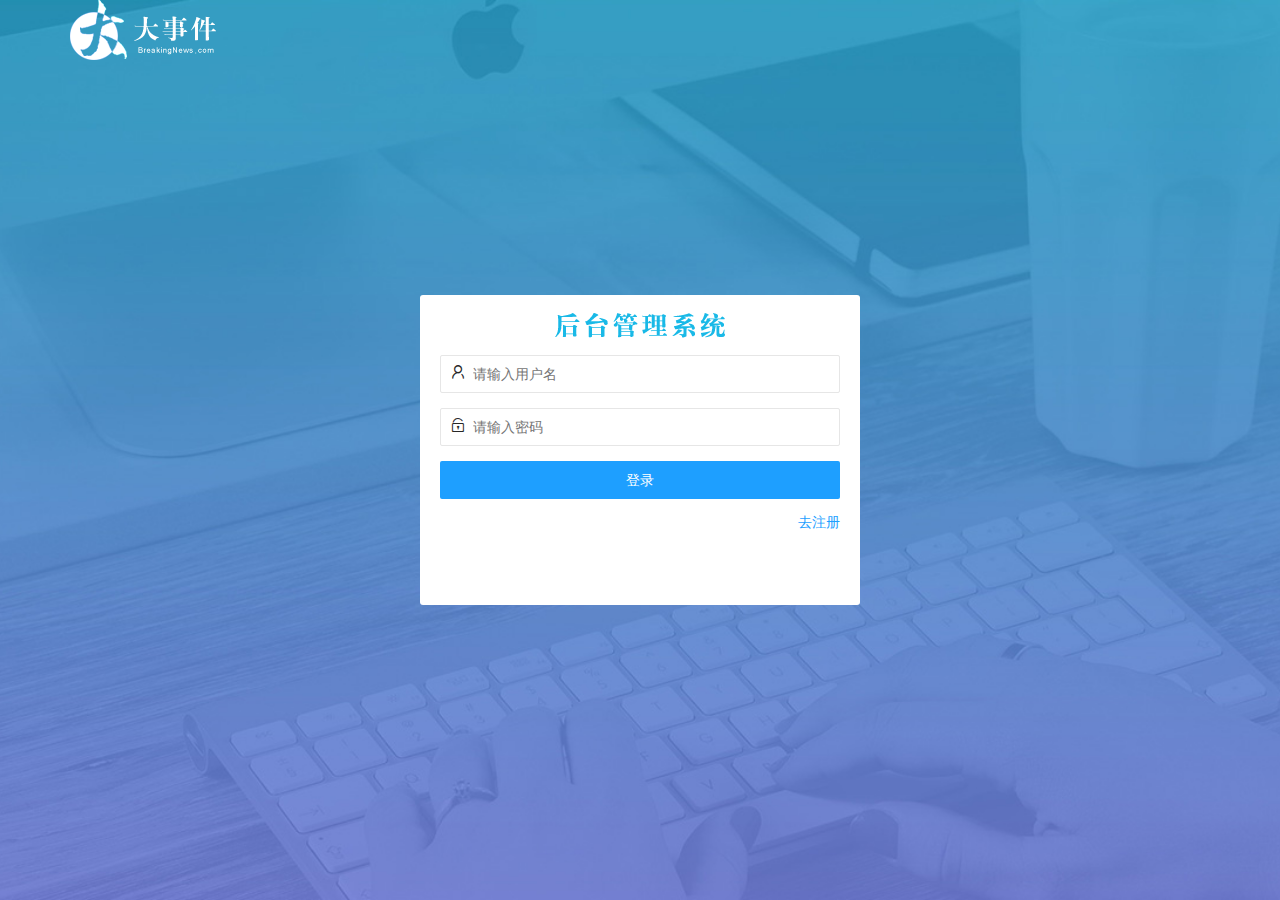
<file: login.html>
<!DOCTYPE html>
<html lang="en">
    <head>
        <meta charset="UTF-8">
        <meta http-equiv="X-UA-Compatible" content="IE=edge">
        <meta name="viewport" content="width=device-width, initial-scale=1.0">
        <title>Document</title>
        <link rel="stylesheet" href="./assets/lib/layui/css/layui.css">
        <link rel="stylesheet" href="./assets/css/login.css">
        <script src="./assets/lib/layui/layui.all.js"></script>
        <script src="./assets/lib/jquery.js"></script>
        <script src="./assets/js/baseAPI.js"></script>
        <script src="./assets/js/login.js"></script>
    </head>
    <body>
        <!-- 头部logo区域 -->
        <div class="layui-main">
            <img src="./assets/images/logo.png" alt="">
        </div>

        <!-- 登录注册区域 -->
        <div class="loginAndReg">
            <div class="title"></div>

            <!-- 登录 -->
            <div
                class="login">
                <!-- 登录的表单 -->
                <form class="layui-form" action="" id="form_login">
                    <div class="layui-form-item">
                        <i class="layui-icon layui-icon-username"></i>
                        <input type="text" name="username" required lay-verify="required" placeholder="请输入用户名" autocomplete="off" class="layui-input ">
                    </div>
                    <div class="layui-form-item">
                        <i class="layui-icon layui-icon-password"></i>

                        <input type="password" name="password" required lay-verify="required|pwd" placeholder="请输入密码" autocomplete="off" class="layui-input ">
                    </div>

                    <div class="layui-form-item">
                        <button lay-submit class="layui-btn layui-btn-fluid layui-btn-normal">登录</button>
                    </div>
                </form>
                <div class="layui-form-item">
                    <a href="javascript:;" id="link_reg">去注册</a>
                </div>
            </div>
            <!-- 注册 -->
            <div class="regBox">
                <!-- 注册的表单 -->
                <!-- 登录的表单 -->
                    <form class="layui-form" id="form_reg" action=""> <div class="layui-form-item">
                        <i class="layui-icon layui-icon-username"></i>
                        <input type="text" name="username" required lay-verify="required" placeholder="请输入用户名" autocomplete="off" class="layui-input ">
                    </div>
                    <div class="layui-form-item">
                        <i class="layui-icon layui-icon-password"></i>
                        <input type="password" name="password" required lay-verify="required|pwd" placeholder="请输入密码" autocomplete="off" class="layui-input ">
                    </div>
                    <!-- 密码确认框 -->
                    <div class="layui-form-item">
                        <i class="layui-icon layui-icon-password"></i>
                        <input type="password" name="password" required lay-verify="required|pwd|repwd" placeholder="请再次确认密码" autocomplete="off" class="layui-input ">
                    </div>
                    <div class="layui-form-item">
                        <button lay-submit class="layui-btn layui-btn-fluid layui-btn-normal">注册</button>
                    </div>
                </form>
                <a href="javascript:;" id="link_login">去登录</a>
            </div>
        </div>


    </body>
</html>
</file>
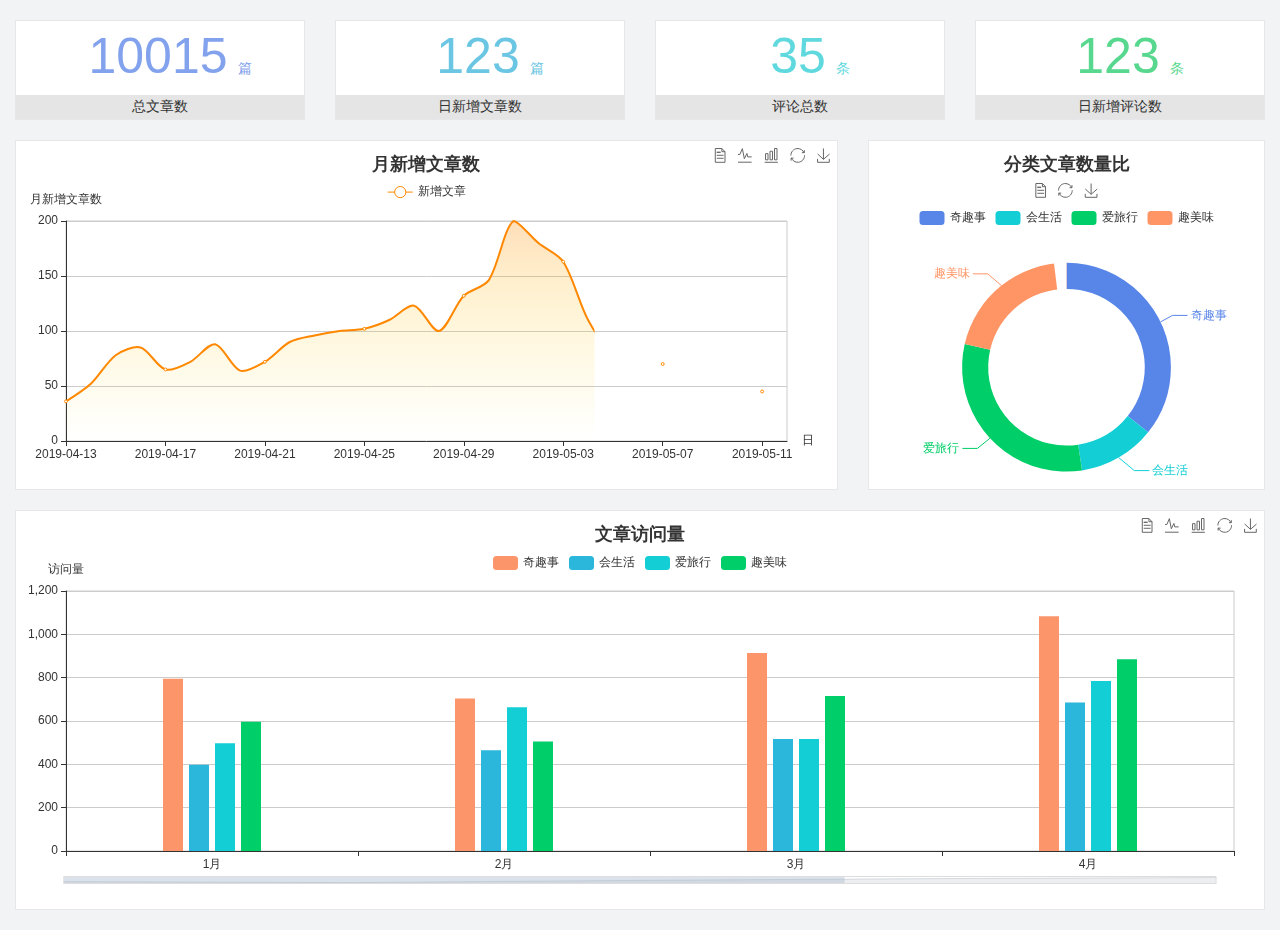
<file: home/dashboard.html>
<!DOCTYPE html>
<html lang="en">

<head>
  <meta charset="UTF-8">
  <meta name="viewport" content="width=device-width, initial-scale=1.0">
  <meta http-equiv="X-UA-Compatible" content="ie=edge">
  <title>图表统计</title>
  <link rel="stylesheet" href="../assets/lib/bootstrap.css" />
  <link rel="stylesheet" href="../assets/lib/main.css" />
  <script src="../assets/lib/jquery.js"></script>
  <script type="text/javascript" src="../assets/lib/echarts.min.js"></script>
</head>

<body>
  <div class="container-fluid">
    <div class="row spannel_list">
      <div class="col-sm-3 col-xs-6">
        <div class="spannel">
          <em>10015</em><span>篇</span>
          <b>总文章数</b>
        </div>
      </div>
      <div class="col-sm-3 col-xs-6">
        <div class="spannel scolor01">
          <em>123</em><span>篇</span>
          <b>日新增文章数</b>
        </div>
      </div>
      <div class="col-sm-3 col-xs-6">
        <div class="spannel scolor02">
          <em>35</em><span>条</span>
          <b>评论总数</b>
        </div>
      </div>
      <div class="col-sm-3 col-xs-6">
        <div class="spannel scolor03">
          <em>123</em><span>条</span>
          <b>日新增评论数</b>
        </div>
      </div>
    </div>
  </div>

  <div class="container-fluid">
    <div class="row curve-pie">
      <div class="col-lg-8 col-md-8">
        <div class="gragh_pannel" id="curve_show"></div>
      </div>
      <div class="col-lg-4 col-md-4">
        <div class="gragh_pannel" id="pie_show"></div>
      </div>
    </div>
  </div>

  <div class="container-fluid">
    <div class="column_pannel" id="column_show"></div>
  </div>

  <script>
    var oChart = echarts.init(document.getElementById('curve_show'));
    var aList_all = [
      { 'count': 36, 'date': '2019-04-13' },
      { 'count': 52, 'date': '2019-04-14' },
      { 'count': 78, 'date': '2019-04-15' },
      { 'count': 85, 'date': '2019-04-16' },
      { 'count': 65, 'date': '2019-04-17' },
      { 'count': 72, 'date': '2019-04-18' },
      { 'count': 88, 'date': '2019-04-19' },
      { 'count': 64, 'date': '2019-04-20' },
      { 'count': 72, 'date': '2019-04-21' },
      { 'count': 90, 'date': '2019-04-22' },
      { 'count': 96, 'date': '2019-04-23' },
      { 'count': 100, 'date': '2019-04-24' },
      { 'count': 102, 'date': '2019-04-25' },
      { 'count': 110, 'date': '2019-04-26' },
      { 'count': 123, 'date': '2019-04-27' },
      { 'count': 100, 'date': '2019-04-28' },
      { 'count': 132, 'date': '2019-04-29' },
      { 'count': 146, 'date': '2019-04-30' },
      { 'count': 200, 'date': '2019-05-01' },
      { 'count': 180, 'date': '2019-05-02' },
      { 'count': 163, 'date': '2019-05-03' },
      { 'count': 110, 'date': '2019-05-04' },
      { 'count': 80, 'date': '2019-05-05' },
      { 'count': 82, 'date': '2019-05-06' },
      { 'count': 70, 'date': '2019-05-07' },
      { 'count': 65, 'date': '2019-05-08' },
      { 'count': 54, 'date': '2019-05-09' },
      { 'count': 40, 'date': '2019-05-10' },
      { 'count': 45, 'date': '2019-05-11' },
      { 'count': 38, 'date': '2019-05-12' },
    ];

    let aCount = [];
    let aDate = [];

    for (var i = 0; i < aList_all.length; i++) {
      aCount.push(aList_all[i].count);
      aDate.push(aList_all[i].date);
    }

    var chartopt = {
      title: {
        text: '月新增文章数',
        left: 'center',
        top: '10'
      },
      tooltip: {
        trigger: 'axis'
      },
      legend: {
        data: ['新增文章'],
        top: '40'
      },
      toolbox: {
        show: true,
        feature: {
          mark: { show: true },
          dataView: { show: true, readOnly: false },
          magicType: { show: true, type: ['line', 'bar'] },
          restore: { show: true },
          saveAsImage: { show: true }
        }
      },
      calculable: true,
      xAxis: [
        {
          name: '日',
          type: 'category',
          boundaryGap: false,
          data: aDate
        }
      ],
      yAxis: [
        {
          name: '月新增文章数',
          type: 'value'
        }
      ],
      series: [
        {
          name: '新增文章',
          type: 'line',
          smooth: true,
          itemStyle: { normal: { areaStyle: { type: 'default' }, color: '#f80' }, lineStyle: { color: '#f80' } },
          data: aCount
        }],
      areaStyle: {
        normal: {
          color: new echarts.graphic.LinearGradient(0, 0, 0, 1, [{
            offset: 0,
            color: 'rgba(255,136,0,0.39)'
          }, {
            offset: .34,
            color: 'rgba(255,180,0,0.25)'
          }, {
            offset: 1,
            color: 'rgba(255,222,0,0.00)'
          }])

        }
      },
      grid: {
        show: true,
        x: 50,
        x2: 50,
        y: 80,
        height: 220
      }
    };

    oChart.setOption(chartopt);


    var oPie = echarts.init(document.getElementById('pie_show'));
    var oPieopt =
    {
      title: {
        top: 10,
        text: '分类文章数量比',
        x: 'center'
      },
      tooltip: {
        trigger: 'item',
        formatter: "{a} <br/>{b} : {c} ({d}%)"
      },
      color: ['#5885e8', '#13cfd5', '#00ce68', '#ff9565'],
      legend: {
        x: 'center',
        top: 65,
        data: ['奇趣事', '会生活', '爱旅行', '趣美味']
      },
      toolbox: {
        show: true,
        x: 'center',
        top: 35,
        feature: {
          mark: { show: true },
          dataView: { show: true, readOnly: false },
          magicType: {
            show: true,
            type: ['pie', 'funnel'],
            option: {
              funnel: {
                x: '25%',
                width: '50%',
                funnelAlign: 'left',
                max: 1548
              }
            }
          },
          restore: { show: true },
          saveAsImage: { show: true }
        }
      },
      calculable: true,
      series: [
        {
          name: '访问来源',
          type: 'pie',
          radius: ['45%', '60%'],
          center: ['50%', '65%'],
          data: [
            { value: 300, name: '奇趣事' },
            { value: 100, name: '会生活' },
            { value: 260, name: '爱旅行' },
            { value: 180, name: '趣美味' }
          ]
        }
      ]
    };
    oPie.setOption(oPieopt);



    var oColumn = this.echarts.init(document.getElementById('column_show'));
    var oColumnopt =
    {
      title: {
        text: '文章访问量',
        left: 'center',
        top: '10'
      },
      tooltip: {
        trigger: 'axis'
      },
      legend: {
        data: ['奇趣事', '会生活', '爱旅行', '趣美味'],
        top: '40'
      },
      toolbox: {
        show: true,
        feature: {
          mark: { show: true },
          dataView: { show: true, readOnly: false },
          magicType: { show: true, type: ['line', 'bar'] },
          restore: { show: true },
          saveAsImage: { show: true }
        }
      },
      calculable: true,
      xAxis: [
        {
          type: 'category',
          data: ['1月', '2月', '3月', '4月', '5月']
        }
      ],
      yAxis: [
        {
          name: '访问量',
          type: 'value'
        }
      ],
      series: [
        {
          name: '奇趣事',
          type: 'bar',
          barWidth: 20,
          itemStyle: {
            normal: { areaStyle: { type: 'default' }, color: '#fd956a' }
          },
          data: [800, 708, 920, 1090, 1200]
        },
        {
          name: '会生活',
          type: 'bar',
          barWidth: 20,
          itemStyle: {
            normal: { areaStyle: { type: 'default' }, color: '#2bb6db' }
          },
          data: [400, 468, 520, 690, 800]
        },
        {
          name: '爱旅行',
          type: 'bar',
          barWidth: 20,
          itemStyle: {
            normal: { areaStyle: { type: 'default' }, color: '#13cfd5' }
          },
          data: [500, 668, 520, 790, 900]
        },
        {
          name: '趣美味',
          type: 'bar',
          barWidth: 20,
          itemStyle: {
            normal: { areaStyle: { type: 'default' }, color: '#00ce68' }
          },
          data: [600, 508, 720, 890, 1000]
        }
      ],
      grid: {
        show: true,
        x: 50,
        x2: 30,
        y: 80,
        height: 260
      },
      dataZoom: [//给x轴设置滚动条
        {
          start: 0,//默认为0
          end: 100 - 1000 / 31,//默认为100
          type: 'slider',
          show: true,
          xAxisIndex: [0],
          handleSize: 0,//滑动条的 左右2个滑动条的大小
          height: 8,//组件高度
          left: 45, //左边的距离
          right: 50,//右边的距离
          bottom: 26,//右边的距离
          handleColor: '#ddd',//h滑动图标的颜色
          handleStyle: {
            borderColor: "#cacaca",
            borderWidth: "1",
            shadowBlur: 2,
            background: "#ddd",
            shadowColor: "#ddd",
          }
        }]
    };
    oColumn.setOption(oColumnopt);
  </script>
</body>

</html>
</file>
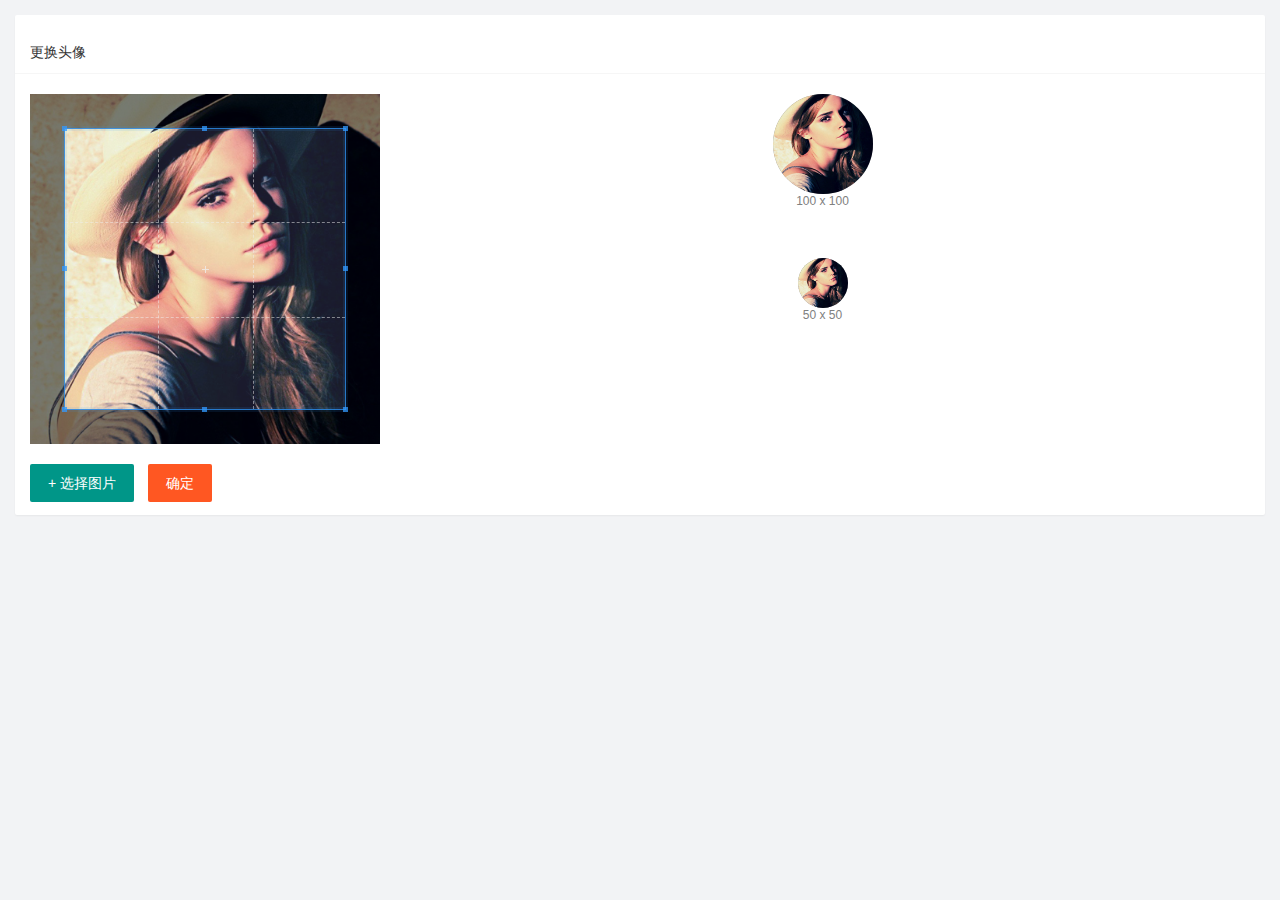
<file: user/user_img.html>
<!DOCTYPE html>
<html lang="en">
<head>
    <meta charset="UTF-8">
    <meta http-equiv="X-UA-Compatible" content="IE=edge">
    <meta name="viewport" content="width=device-width, initial-scale=1.0">
    <title>修改头像</title>
    <link rel="stylesheet" href="../assets/lib/layui/css/layui.css">
    <link rel="stylesheet" href="../assets/lib/cropper/cropper.css">
    <link rel="stylesheet" href="../assets/css/user_img.css">
</head>
<body>
    <!-- 卡片区域 -->
    <div class="layui-card">
        <div class="layui-btn-group">
            
        </div>
        <div class="layui-card-header">更换头像</div>
        
        <!-- 第一行的图片裁剪和预览区域 -->
  <div class="row1">
    <!-- 图片裁剪区域 -->
    <div class="cropper-box">
      <!-- 这个 img 标签很重要，将来会把它初始化为裁剪区域 -->
      <img id="image" src="../assets/images/sample.jpg" />
    </div>
    <!-- 图片的预览区域 -->
    <div class="preview-box">
      <div>
        <!-- 宽高为 100px 的预览区域 -->
        <div class="img-preview w100"></div>
        <p class="size">100 x 100</p>
      </div>
      <div>
        <!-- 宽高为 50px 的预览区域 -->
        <div class="img-preview w50"></div>
        <p class="size">50 x 50</p>
      </div>
    </div>
  </div>

  <!-- 第二行的按钮区域 -->
  <div class="row2">
    <input type="file" name="" id="file" accept="image/png,image/jpeg">
    <button type="button" id="chose" class="layui-btn">+ 选择图片</button>
    <button type="button" class="layui-btn layui-btn-danger" id="btnUpload">确定</button>
  </div>
        </div>
    



    <script src="../assets/lib/layui/layui.all.js"></script>
        <script src="../assets/lib/jquery.js"></script>
        <script src="../assets/lib/cropper/Cropper.js"></script>
        <script src="../assets/lib/cropper/jquery-cropper.js"></script>
        <script src="../assets/js/baseAPI.js"></script>
        <script src="../assets/js/index.js"></script>
        <script src="../assets/js/user_img.js"></script>
</body>
</html>
</file>
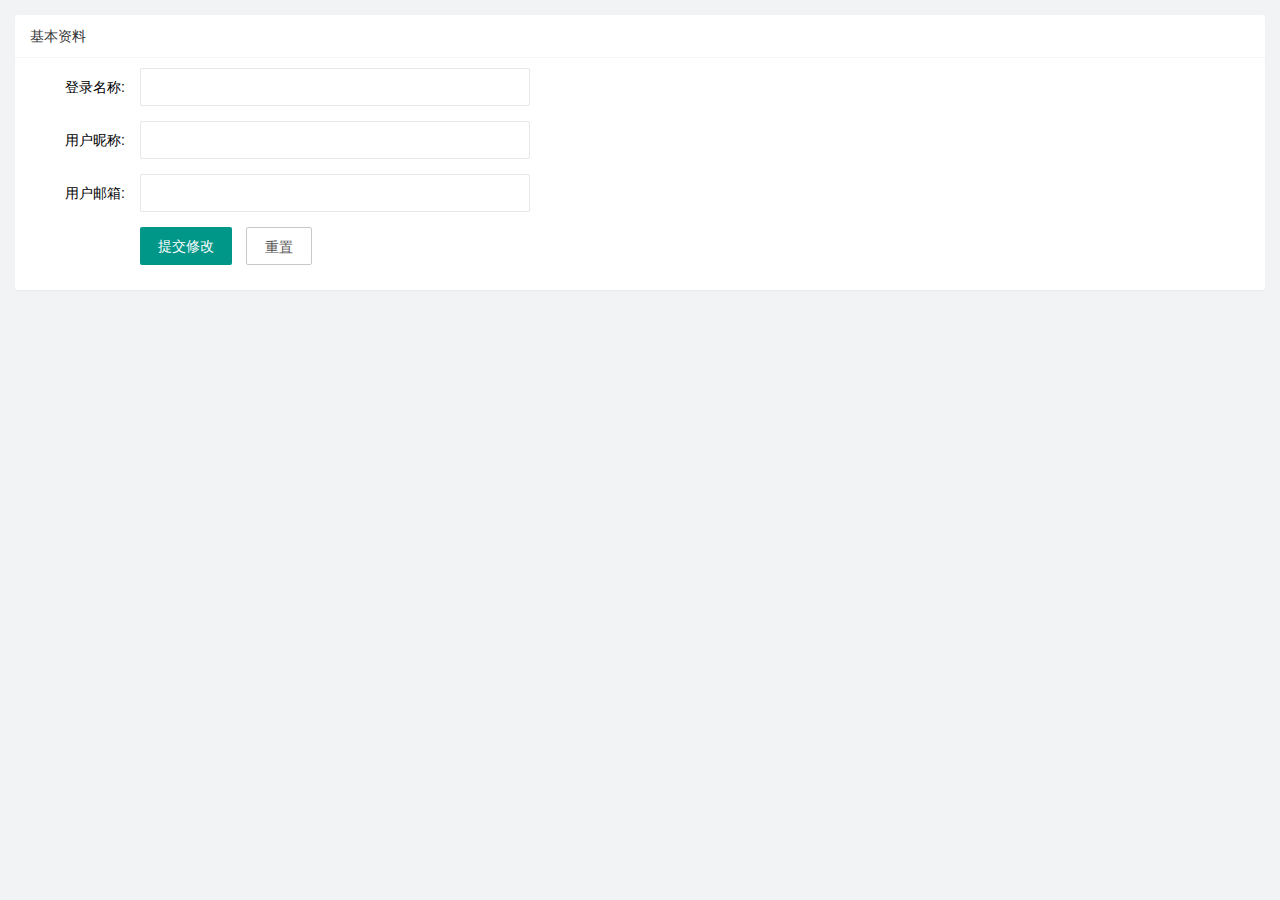
<file: user/user_info.html>
<!DOCTYPE html>
<html lang="en">
    <head>
        <meta charset="UTF-8">
        <meta http-equiv="X-UA-Compatible" content="IE=edge">
        <meta name="viewport" content="width=device-width, initial-scale=1.0">
        <title>个人信息</title>
        <link rel="stylesheet" href="../assets/lib/layui/css/layui.css">
        <link rel="stylesheet" href="../assets/css/user_info.css">
    </head>
    <body>
        <!-- 卡片区域 -->
        <div class="layui-card">
            <div class="layui-card-header">基本资料</div>
            <div
                class="layui-card-body">
                <!-- form表单区域 -->
    <form class="layui-form" lay-filter="formUserInfo">
        <input type="hidden" name="id">
                    <!-- 登录名称 -->
        <div class="layui-form-item">
             <label class="layui-form-label">登录名称:</label>
            <div class="layui-input-block">
                <input type="text" name="username" required lay-verify="required" autocomplete="off" class="layui-input" readonly>
                        </div>
            </div>
                <!-- 用户昵称 -->
        <div class="layui-form-item">
          <label class="layui-form-label">用户昵称:</label>
               <div class="layui-input-block">
                  <input type="text" name="nickname" required lay-verify="required|nickname" autocomplete="off" class="layui-input">
                        </div>
            </div>
                    <!-- 用户邮箱 -->
        <div class="layui-form-item">
         <label class="layui-form-label">用户邮箱:</label>
     <div class="layui-input-block">
         <input type="text" name="email" required lay-verify="required |email" autocomplete="off" class="layui-input">
                        </div>
                       
            </div>
                <!-- 立即提交 -->
        <div class="layui-form-item">
         <div class="layui-input-block">
          <button class="layui-btn" lay-submit lay-filter="formDemo">提交修改</button>
          <button type="reset" class="layui-btn layui-btn-primary" id="btnReset">重置</button>
         </div>
            </div>
                </form>
            </div>
        </div>
        <script src="../assets/lib/layui/layui.all.js"></script>
        <script src="../assets/lib/jquery.js"></script>
        <script src="../assets/js/baseAPI.js"></script>
        <script src="../assets/js/index.js"></script>
        <script src="../assets/js/user_info.js"></script>
    </body>
</html>
</file>
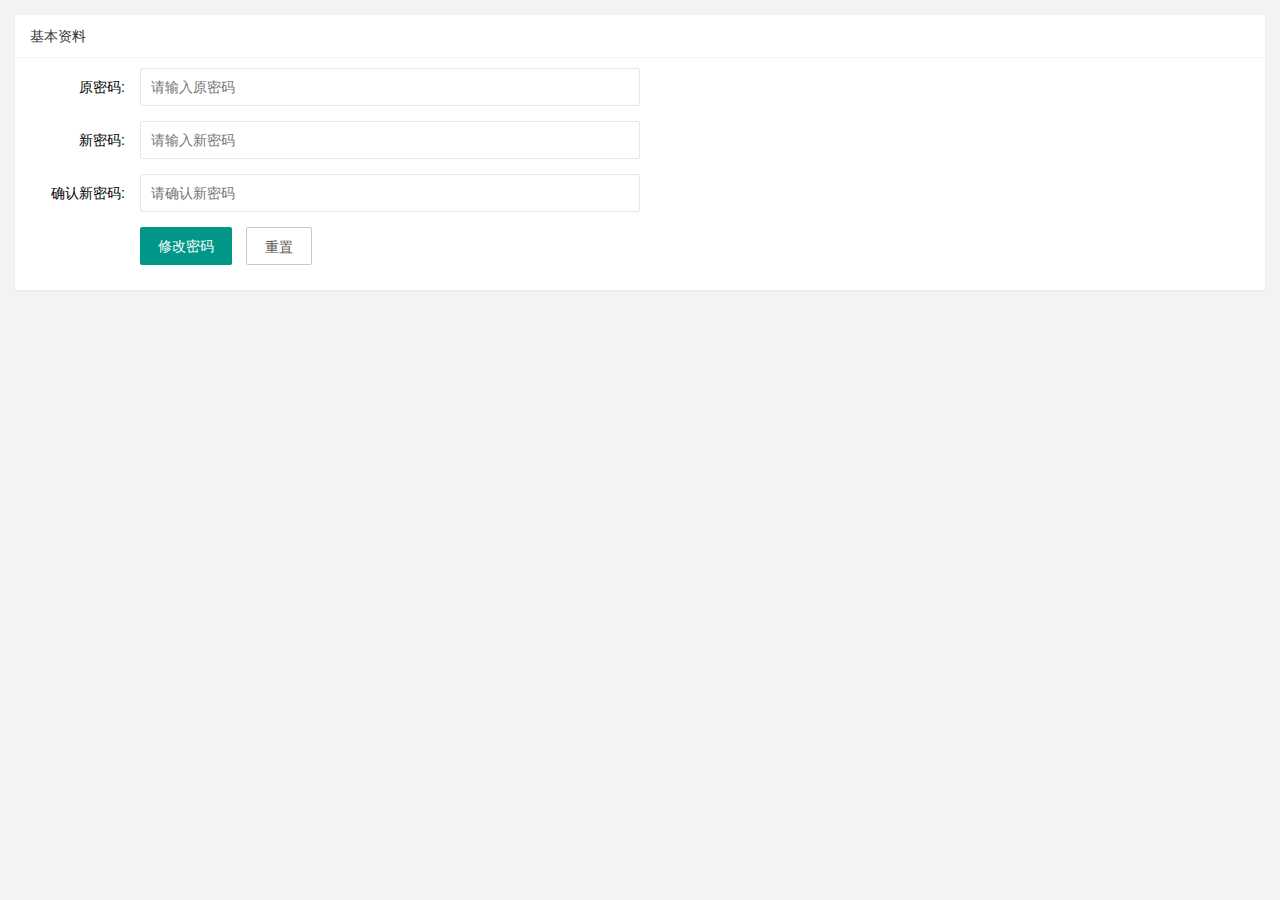
<file: user/user_pwd.html>
<!DOCTYPE html>
<html lang="en">
<head>
    <meta charset="UTF-8">
    <meta http-equiv="X-UA-Compatible" content="IE=edge">
    <meta name="viewport" content="width=device-width, initial-scale=1.0">
    <title>重置密码</title>
    <link rel="stylesheet" href="../assets/lib/layui/css/layui.css">
    <link rel="stylesheet" href="../assets/css/user_pwd.css">
</head>
<body>
    <!-- 卡片区域 -->
    <div class="layui-card">
        <div class="layui-card-header">基本资料</div>
        <div
            class="layui-card-body">
            <!-- form表单区域 -->
    <form class="layui-form" action="">

        <!-- 原密码 -->
        <div class="layui-form-item">
            <label class="layui-form-label">原密码:</label>
            <div class="layui-input-inline">
              <input type="password" name="oldPwd" required lay-verify="required|pwd" placeholder="请输入原密码" autocomplete="off" class="layui-input">
            </div>
            </div>

            <!-- 新密码 -->
            <div class="layui-form-item newPwd">
                <label class="layui-form-label">新密码:</label>
                <div class="layui-input-inline">
                  <input type="password" name="newPwd" required lay-verify="required|pwd|samePwd" placeholder="请输入新密码" autocomplete="off" class="layui-input">
                </div>
                </div>
                
                <!-- 确认新密码 -->
                <div class="layui-form-item">
                    <label class="layui-form-label">确认新密码:</label>
             <div class="layui-input-inline">
             <input type="password" name="repwd" required lay-verify="required|repwd|pwd" placeholder="请确认新密码" autocomplete="off" class="layui-input">
        </div>
           </div>

    <!-- 重置密码 -->
    <div class="layui-form-item">
        <div class="layui-input-block">
         <button class="layui-btn" lay-submit lay-filter="formDemo">修改密码</button>
         <button type="reset" class="layui-btn layui-btn-primary" id="btnReset">重置</button>
        </div>
           </div>
    </form>
    </div>
    </div>
    <script src="../assets/lib/layui/layui.all.js"></script>
    <script src="../assets/lib/jquery.js"></script>
    <script src="../assets/js/baseAPI.js"></script>
    <script src="../assets/js/index.js"></script>
    <script src="../assets/js/user_pwd.js"></script>
</body>
</html>
</file>
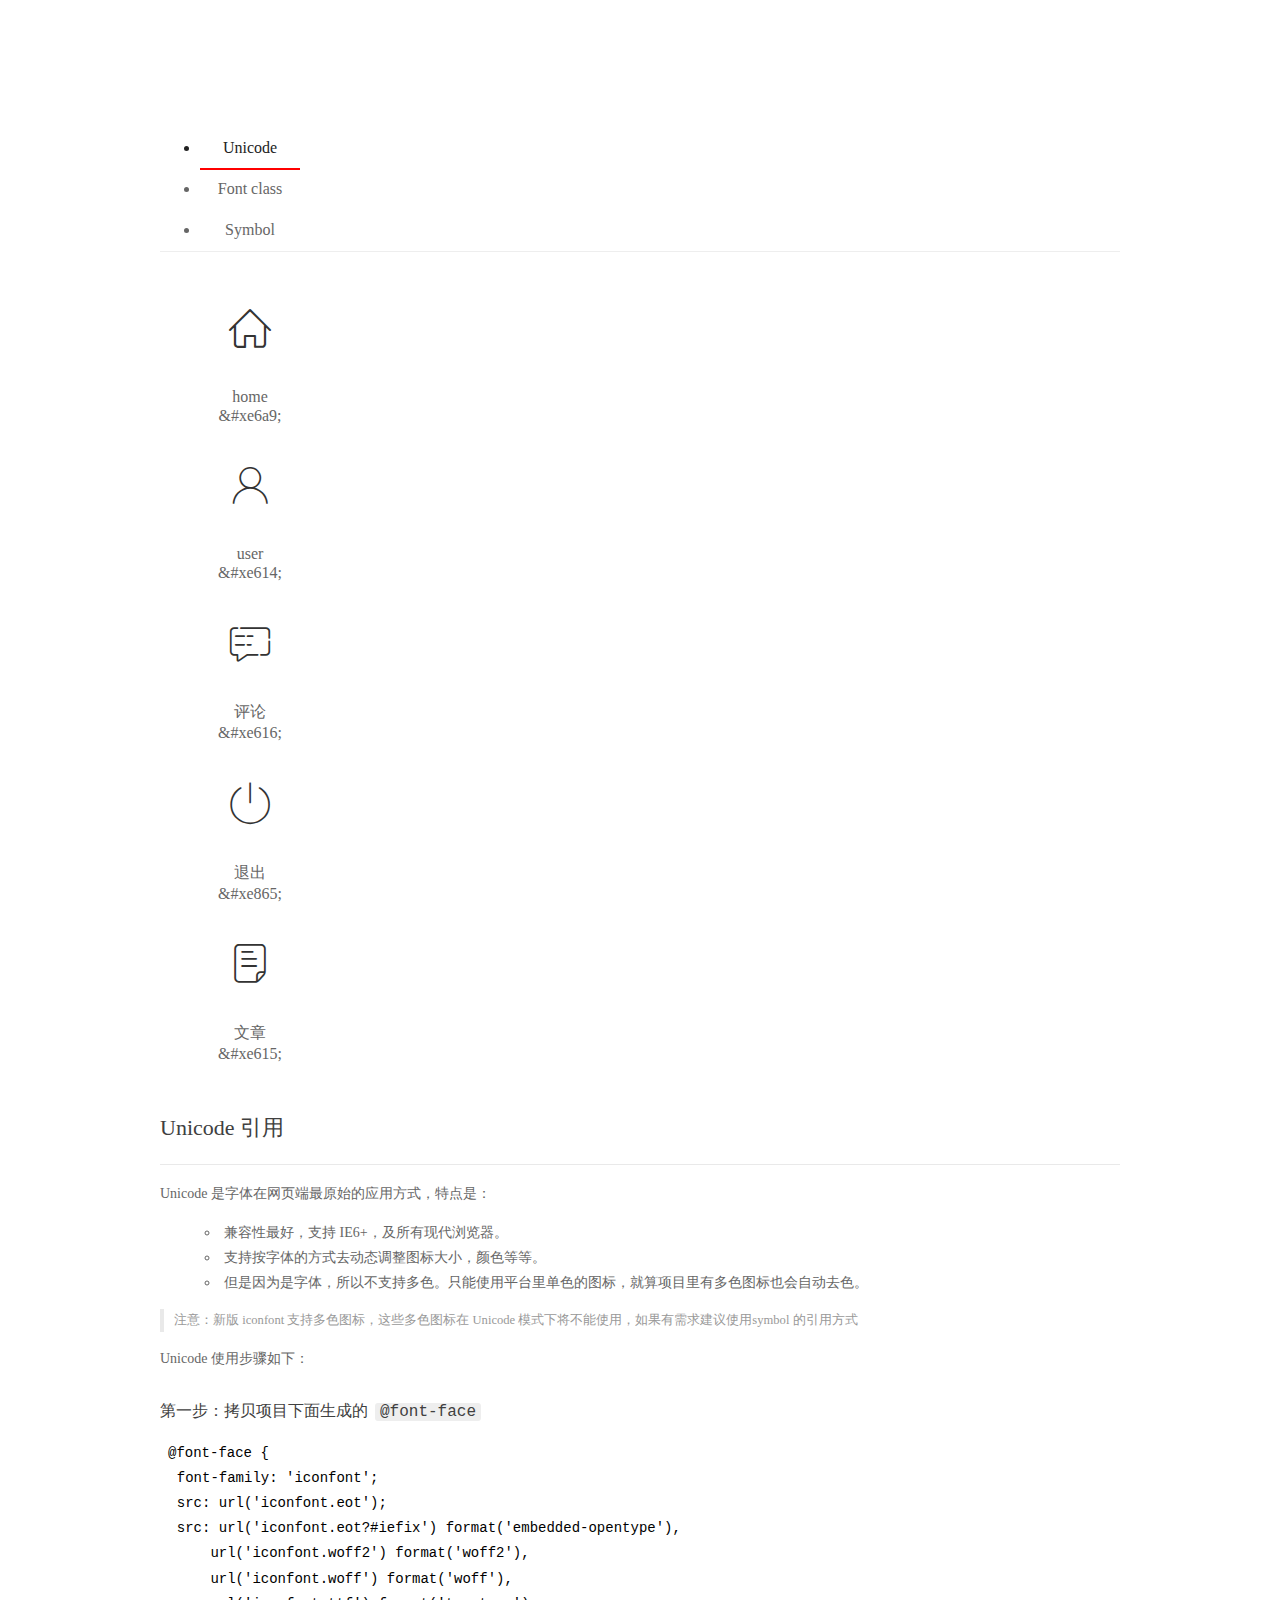
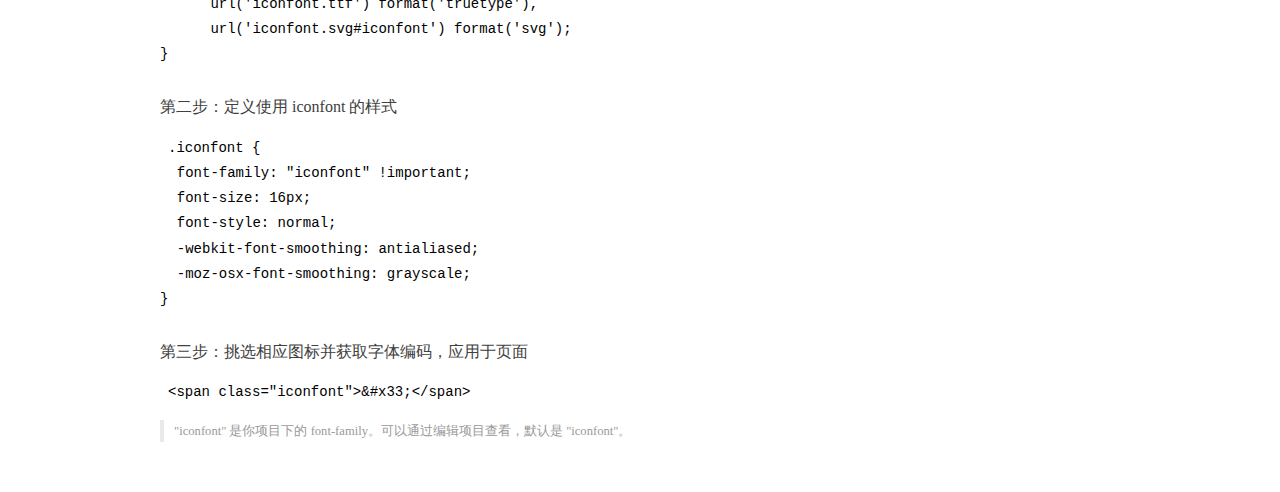
<file: assets/fonts/demo_index.html>
<!DOCTYPE html>
<html>
<head>
  <meta charset="utf-8"/>
  <title>IconFont Demo</title>
  <link rel="shortcut icon" href="https://gtms04.alicdn.com/tps/i4/TB1_oz6GVXXXXaFXpXXJDFnIXXX-64-64.ico" type="image/x-icon"/>
  <link rel="stylesheet" href="https://g.alicdn.com/thx/cube/1.3.2/cube.min.css">
  <link rel="stylesheet" href="demo.css">
  <link rel="stylesheet" href="iconfont.css">
  <script src="iconfont.js"></script>
  <!-- jQuery -->
  <script src="https://a1.alicdn.com/oss/uploads/2018/12/26/7bfddb60-08e8-11e9-9b04-53e73bb6408b.js"></script>
  <!-- 代码高亮 -->
  <script src="https://a1.alicdn.com/oss/uploads/2018/12/26/a3f714d0-08e6-11e9-8a15-ebf944d7534c.js"></script>
</head>
<body>
  <div class="main">
    <h1 class="logo"><a href="https://www.iconfont.cn/" title="iconfont 首页" target="_blank">&#xe86b;</a></h1>
    <div class="nav-tabs">
      <ul id="tabs" class="dib-box">
        <li class="dib active"><span>Unicode</span></li>
        <li class="dib"><span>Font class</span></li>
        <li class="dib"><span>Symbol</span></li>
      </ul>
      
    </div>
    <div class="tab-container">
      <div class="content unicode" style="display: block;">
          <ul class="icon_lists dib-box">
          
            <li class="dib">
              <span class="icon iconfont">&#xe6a9;</span>
                <div class="name">home</div>
                <div class="code-name">&amp;#xe6a9;</div>
              </li>
          
            <li class="dib">
              <span class="icon iconfont">&#xe614;</span>
                <div class="name">user</div>
                <div class="code-name">&amp;#xe614;</div>
              </li>
          
            <li class="dib">
              <span class="icon iconfont">&#xe616;</span>
                <div class="name">评论</div>
                <div class="code-name">&amp;#xe616;</div>
              </li>
          
            <li class="dib">
              <span class="icon iconfont">&#xe865;</span>
                <div class="name">退出</div>
                <div class="code-name">&amp;#xe865;</div>
              </li>
          
            <li class="dib">
              <span class="icon iconfont">&#xe615;</span>
                <div class="name">文章</div>
                <div class="code-name">&amp;#xe615;</div>
              </li>
          
          </ul>
          <div class="article markdown">
          <h2 id="unicode-">Unicode 引用</h2>
          <hr>

          <p>Unicode 是字体在网页端最原始的应用方式，特点是：</p>
          <ul>
            <li>兼容性最好，支持 IE6+，及所有现代浏览器。</li>
            <li>支持按字体的方式去动态调整图标大小，颜色等等。</li>
            <li>但是因为是字体，所以不支持多色。只能使用平台里单色的图标，就算项目里有多色图标也会自动去色。</li>
          </ul>
          <blockquote>
            <p>注意：新版 iconfont 支持多色图标，这些多色图标在 Unicode 模式下将不能使用，如果有需求建议使用symbol 的引用方式</p>
          </blockquote>
          <p>Unicode 使用步骤如下：</p>
          <h3 id="-font-face">第一步：拷贝项目下面生成的 <code>@font-face</code></h3>
<pre><code class="language-css"
>@font-face {
  font-family: 'iconfont';
  src: url('iconfont.eot');
  src: url('iconfont.eot?#iefix') format('embedded-opentype'),
      url('iconfont.woff2') format('woff2'),
      url('iconfont.woff') format('woff'),
      url('iconfont.ttf') format('truetype'),
      url('iconfont.svg#iconfont') format('svg');
}
</code></pre>
          <h3 id="-iconfont-">第二步：定义使用 iconfont 的样式</h3>
<pre><code class="language-css"
>.iconfont {
  font-family: "iconfont" !important;
  font-size: 16px;
  font-style: normal;
  -webkit-font-smoothing: antialiased;
  -moz-osx-font-smoothing: grayscale;
}
</code></pre>
          <h3 id="-">第三步：挑选相应图标并获取字体编码，应用于页面</h3>
<pre>
<code class="language-html"
>&lt;span class="iconfont"&gt;&amp;#x33;&lt;/span&gt;
</code></pre>
          <blockquote>
            <p>"iconfont" 是你项目下的 font-family。可以通过编辑项目查看，默认是 "iconfont"。</p>
          </blockquote>
          </div>
      </div>
      <div class="content font-class">
        <ul class="icon_lists dib-box">
          
          <li class="dib">
            <span class="icon iconfont icon-home"></span>
            <div class="name">
              home
            </div>
            <div class="code-name">.icon-home
            </div>
          </li>
          
          <li class="dib">
            <span class="icon iconfont icon-user"></span>
            <div class="name">
              user
            </div>
            <div class="code-name">.icon-user
            </div>
          </li>
          
          <li class="dib">
            <span class="icon iconfont icon-pinglun"></span>
            <div class="name">
              评论
            </div>
            <div class="code-name">.icon-pinglun
            </div>
          </li>
          
          <li class="dib">
            <span class="icon iconfont icon-tuichu"></span>
            <div class="name">
              退出
            </div>
            <div class="code-name">.icon-tuichu
            </div>
          </li>
          
          <li class="dib">
            <span class="icon iconfont icon-16"></span>
            <div class="name">
              文章
            </div>
            <div class="code-name">.icon-16
            </div>
          </li>
          
        </ul>
        <div class="article markdown">
        <h2 id="font-class-">font-class 引用</h2>
        <hr>

        <p>font-class 是 Unicode 使用方式的一种变种，主要是解决 Unicode 书写不直观，语意不明确的问题。</p>
        <p>与 Unicode 使用方式相比，具有如下特点：</p>
        <ul>
          <li>兼容性良好，支持 IE8+，及所有现代浏览器。</li>
          <li>相比于 Unicode 语意明确，书写更直观。可以很容易分辨这个 icon 是什么。</li>
          <li>因为使用 class 来定义图标，所以当要替换图标时，只需要修改 class 里面的 Unicode 引用。</li>
          <li>不过因为本质上还是使用的字体，所以多色图标还是不支持的。</li>
        </ul>
        <p>使用步骤如下：</p>
        <h3 id="-fontclass-">第一步：引入项目下面生成的 fontclass 代码：</h3>
<pre><code class="language-html">&lt;link rel="stylesheet" href="./iconfont.css"&gt;
</code></pre>
        <h3 id="-">第二步：挑选相应图标并获取类名，应用于页面：</h3>
<pre><code class="language-html">&lt;span class="iconfont icon-xxx"&gt;&lt;/span&gt;
</code></pre>
        <blockquote>
          <p>"
            iconfont" 是你项目下的 font-family。可以通过编辑项目查看，默认是 "iconfont"。</p>
        </blockquote>
      </div>
      </div>
      <div class="content symbol">
          <ul class="icon_lists dib-box">
          
            <li class="dib">
                <svg class="icon svg-icon" aria-hidden="true">
                  <use xlink:href="#icon-home"></use>
                </svg>
                <div class="name">home</div>
                <div class="code-name">#icon-home</div>
            </li>
          
            <li class="dib">
                <svg class="icon svg-icon" aria-hidden="true">
                  <use xlink:href="#icon-user"></use>
                </svg>
                <div class="name">user</div>
                <div class="code-name">#icon-user</div>
            </li>
          
            <li class="dib">
                <svg class="icon svg-icon" aria-hidden="true">
                  <use xlink:href="#icon-pinglun"></use>
                </svg>
                <div class="name">评论</div>
                <div class="code-name">#icon-pinglun</div>
            </li>
          
            <li class="dib">
                <svg class="icon svg-icon" aria-hidden="true">
                  <use xlink:href="#icon-tuichu"></use>
                </svg>
                <div class="name">退出</div>
                <div class="code-name">#icon-tuichu</div>
            </li>
          
            <li class="dib">
                <svg class="icon svg-icon" aria-hidden="true">
                  <use xlink:href="#icon-16"></use>
                </svg>
                <div class="name">文章</div>
                <div class="code-name">#icon-16</div>
            </li>
          
          </ul>
          <div class="article markdown">
          <h2 id="symbol-">Symbol 引用</h2>
          <hr>

          <p>这是一种全新的使用方式，应该说这才是未来的主流，也是平台目前推荐的用法。相关介绍可以参考这篇<a href="">文章</a>
            这种用法其实是做了一个 SVG 的集合，与另外两种相比具有如下特点：</p>
          <ul>
            <li>支持多色图标了，不再受单色限制。</li>
            <li>通过一些技巧，支持像字体那样，通过 <code>font-size</code>, <code>color</code> 来调整样式。</li>
            <li>兼容性较差，支持 IE9+，及现代浏览器。</li>
            <li>浏览器渲染 SVG 的性能一般，还不如 png。</li>
          </ul>
          <p>使用步骤如下：</p>
          <h3 id="-symbol-">第一步：引入项目下面生成的 symbol 代码：</h3>
<pre><code class="language-html">&lt;script src="./iconfont.js"&gt;&lt;/script&gt;
</code></pre>
          <h3 id="-css-">第二步：加入通用 CSS 代码（引入一次就行）：</h3>
<pre><code class="language-html">&lt;style&gt;
.icon {
  width: 1em;
  height: 1em;
  vertical-align: -0.15em;
  fill: currentColor;
  overflow: hidden;
}
&lt;/style&gt;
</code></pre>
          <h3 id="-">第三步：挑选相应图标并获取类名，应用于页面：</h3>
<pre><code class="language-html">&lt;svg class="icon" aria-hidden="true"&gt;
  &lt;use xlink:href="#icon-xxx"&gt;&lt;/use&gt;
&lt;/svg&gt;
</code></pre>
          </div>
      </div>

    </div>
  </div>
  <script>
  $(document).ready(function () {
      $('.tab-container .content:first').show()

      $('#tabs li').click(function (e) {
        var tabContent = $('.tab-container .content')
        var index = $(this).index()

        if ($(this).hasClass('active')) {
          return
        } else {
          $('#tabs li').removeClass('active')
          $(this).addClass('active')

          tabContent.hide().eq(index).fadeIn()
        }
      })
    })
  </script>
</body>
</html>
</file>
<file: assets/lib/layui/css/layui.css>
/** layui-v2.5.5 MIT License By https://www.layui.com */
 .layui-inline,img{display:inline-block;vertical-align:middle}h1,h2,h3,h4,h5,h6{font-weight:400}.layui-edge,.layui-header,.layui-inline,.layui-main{position:relative}.layui-body,.layui-edge,.layui-elip{overflow:hidden}.layui-btn,.layui-edge,.layui-inline,img{vertical-align:middle}.layui-btn,.layui-disabled,.layui-icon,.layui-unselect{-moz-user-select:none;-webkit-user-select:none;-ms-user-select:none}.layui-elip,.layui-form-checkbox span,.layui-form-pane .layui-form-label{text-overflow:ellipsis;white-space:nowrap}.layui-breadcrumb,.layui-tree-btnGroup{visibility:hidden}blockquote,body,button,dd,div,dl,dt,form,h1,h2,h3,h4,h5,h6,input,li,ol,p,pre,td,textarea,th,ul{margin:0;padding:0;-webkit-tap-highlight-color:rgba(0,0,0,0)}a:active,a:hover{outline:0}img{border:none}li{list-style:none}table{border-collapse:collapse;border-spacing:0}h4,h5,h6{font-size:100%}button,input,optgroup,option,select,textarea{font-family:inherit;font-size:inherit;font-style:inherit;font-weight:inherit;outline:0}pre{white-space:pre-wrap;white-space:-moz-pre-wrap;white-space:-pre-wrap;white-space:-o-pre-wrap;word-wrap:break-word}body{line-height:24px;font:14px Helvetica Neue,Helvetica,PingFang SC,Tahoma,Arial,sans-serif}hr{height:1px;margin:10px 0;border:0;clear:both}a{color:#333;text-decoration:none}a:hover{color:#777}a cite{font-style:normal;*cursor:pointer}.layui-border-box,.layui-border-box *{box-sizing:border-box}.layui-box,.layui-box *{box-sizing:content-box}.layui-clear{clear:both;*zoom:1}.layui-clear:after{content:'\20';clear:both;*zoom:1;display:block;height:0}.layui-inline{*display:inline;*zoom:1}.layui-edge{display:inline-block;width:0;height:0;border-width:6px;border-style:dashed;border-color:transparent}.layui-edge-top{top:-4px;border-bottom-color:#999;border-bottom-style:solid}.layui-edge-right{border-left-color:#999;border-left-style:solid}.layui-edge-bottom{top:2px;border-top-color:#999;border-top-style:solid}.layui-edge-left{border-right-color:#999;border-right-style:solid}.layui-disabled,.layui-disabled:hover{color:#d2d2d2!important;cursor:not-allowed!important}.layui-circle{border-radius:100%}.layui-show{display:block!important}.layui-hide{display:none!important}@font-face{font-family:layui-icon;src:url(../font/iconfont.eot?v=250);src:url(../font/iconfont.eot?v=250#iefix) format('embedded-opentype'),url(../font/iconfont.woff2?v=250) format('woff2'),url(../font/iconfont.woff?v=250) format('woff'),url(../font/iconfont.ttf?v=250) format('truetype'),url(../font/iconfont.svg?v=250#layui-icon) format('svg')}.layui-icon{font-family:layui-icon!important;font-size:16px;font-style:normal;-webkit-font-smoothing:antialiased;-moz-osx-font-smoothing:grayscale}.layui-icon-reply-fill:before{content:"\e611"}.layui-icon-set-fill:before{content:"\e614"}.layui-icon-menu-fill:before{content:"\e60f"}.layui-icon-search:before{content:"\e615"}.layui-icon-share:before{content:"\e641"}.layui-icon-set-sm:before{content:"\e620"}.layui-icon-engine:before{content:"\e628"}.layui-icon-close:before{content:"\1006"}.layui-icon-close-fill:before{content:"\1007"}.layui-icon-chart-screen:before{content:"\e629"}.layui-icon-star:before{content:"\e600"}.layui-icon-circle-dot:before{content:"\e617"}.layui-icon-chat:before{content:"\e606"}.layui-icon-release:before{content:"\e609"}.layui-icon-list:before{content:"\e60a"}.layui-icon-chart:before{content:"\e62c"}.layui-icon-ok-circle:before{content:"\1005"}.layui-icon-layim-theme:before{content:"\e61b"}.layui-icon-table:before{content:"\e62d"}.layui-icon-right:before{content:"\e602"}.layui-icon-left:before{content:"\e603"}.layui-icon-cart-simple:before{content:"\e698"}.layui-icon-face-cry:before{content:"\e69c"}.layui-icon-face-smile:before{content:"\e6af"}.layui-icon-survey:before{content:"\e6b2"}.layui-icon-tree:before{content:"\e62e"}.layui-icon-upload-circle:before{content:"\e62f"}.layui-icon-add-circle:before{content:"\e61f"}.layui-icon-download-circle:before{content:"\e601"}.layui-icon-templeate-1:before{content:"\e630"}.layui-icon-util:before{content:"\e631"}.layui-icon-face-surprised:before{content:"\e664"}.layui-icon-edit:before{content:"\e642"}.layui-icon-speaker:before{content:"\e645"}.layui-icon-down:before{content:"\e61a"}.layui-icon-file:before{content:"\e621"}.layui-icon-layouts:before{content:"\e632"}.layui-icon-rate-half:before{content:"\e6c9"}.layui-icon-add-circle-fine:before{content:"\e608"}.layui-icon-prev-circle:before{content:"\e633"}.layui-icon-read:before{content:"\e705"}.layui-icon-404:before{content:"\e61c"}.layui-icon-carousel:before{content:"\e634"}.layui-icon-help:before{content:"\e607"}.layui-icon-code-circle:before{content:"\e635"}.layui-icon-water:before{content:"\e636"}.layui-icon-username:before{content:"\e66f"}.layui-icon-find-fill:before{content:"\e670"}.layui-icon-about:before{content:"\e60b"}.layui-icon-location:before{content:"\e715"}.layui-icon-up:before{content:"\e619"}.layui-icon-pause:before{content:"\e651"}.layui-icon-date:before{content:"\e637"}.layui-icon-layim-uploadfile:before{content:"\e61d"}.layui-icon-delete:before{content:"\e640"}.layui-icon-play:before{content:"\e652"}.layui-icon-top:before{content:"\e604"}.layui-icon-friends:before{content:"\e612"}.layui-icon-refresh-3:before{content:"\e9aa"}.layui-icon-ok:before{content:"\e605"}.layui-icon-layer:before{content:"\e638"}.layui-icon-face-smile-fine:before{content:"\e60c"}.layui-icon-dollar:before{content:"\e659"}.layui-icon-group:before{content:"\e613"}.layui-icon-layim-download:before{content:"\e61e"}.layui-icon-picture-fine:before{content:"\e60d"}.layui-icon-link:before{content:"\e64c"}.layui-icon-diamond:before{content:"\e735"}.layui-icon-log:before{content:"\e60e"}.layui-icon-rate-solid:before{content:"\e67a"}.layui-icon-fonts-del:before{content:"\e64f"}.layui-icon-unlink:before{content:"\e64d"}.layui-icon-fonts-clear:before{content:"\e639"}.layui-icon-triangle-r:before{content:"\e623"}.layui-icon-circle:before{content:"\e63f"}.layui-icon-radio:before{content:"\e643"}.layui-icon-align-center:before{content:"\e647"}.layui-icon-align-right:before{content:"\e648"}.layui-icon-align-left:before{content:"\e649"}.layui-icon-loading-1:before{content:"\e63e"}.layui-icon-return:before{content:"\e65c"}.layui-icon-fonts-strong:before{content:"\e62b"}.layui-icon-upload:before{content:"\e67c"}.layui-icon-dialogue:before{content:"\e63a"}.layui-icon-video:before{content:"\e6ed"}.layui-icon-headset:before{content:"\e6fc"}.layui-icon-cellphone-fine:before{content:"\e63b"}.layui-icon-add-1:before{content:"\e654"}.layui-icon-face-smile-b:before{content:"\e650"}.layui-icon-fonts-html:before{content:"\e64b"}.layui-icon-form:before{content:"\e63c"}.layui-icon-cart:before{content:"\e657"}.layui-icon-camera-fill:before{content:"\e65d"}.layui-icon-tabs:before{content:"\e62a"}.layui-icon-fonts-code:before{content:"\e64e"}.layui-icon-fire:before{content:"\e756"}.layui-icon-set:before{content:"\e716"}.layui-icon-fonts-u:before{content:"\e646"}.layui-icon-triangle-d:before{content:"\e625"}.layui-icon-tips:before{content:"\e702"}.layui-icon-picture:before{content:"\e64a"}.layui-icon-more-vertical:before{content:"\e671"}.layui-icon-flag:before{content:"\e66c"}.layui-icon-loading:before{content:"\e63d"}.layui-icon-fonts-i:before{content:"\e644"}.layui-icon-refresh-1:before{content:"\e666"}.layui-icon-rmb:before{content:"\e65e"}.layui-icon-home:before{content:"\e68e"}.layui-icon-user:before{content:"\e770"}.layui-icon-notice:before{content:"\e667"}.layui-icon-login-weibo:before{content:"\e675"}.layui-icon-voice:before{content:"\e688"}.layui-icon-upload-drag:before{content:"\e681"}.layui-icon-login-qq:before{content:"\e676"}.layui-icon-snowflake:before{content:"\e6b1"}.layui-icon-file-b:before{content:"\e655"}.layui-icon-template:before{content:"\e663"}.layui-icon-auz:before{content:"\e672"}.layui-icon-console:before{content:"\e665"}.layui-icon-app:before{content:"\e653"}.layui-icon-prev:before{content:"\e65a"}.layui-icon-website:before{content:"\e7ae"}.layui-icon-next:before{content:"\e65b"}.layui-icon-component:before{content:"\e857"}.layui-icon-more:before{content:"\e65f"}.layui-icon-login-wechat:before{content:"\e677"}.layui-icon-shrink-right:before{content:"\e668"}.layui-icon-spread-left:before{content:"\e66b"}.layui-icon-camera:before{content:"\e660"}.layui-icon-note:before{content:"\e66e"}.layui-icon-refresh:before{content:"\e669"}.layui-icon-female:before{content:"\e661"}.layui-icon-male:before{content:"\e662"}.layui-icon-password:before{content:"\e673"}.layui-icon-senior:before{content:"\e674"}.layui-icon-theme:before{content:"\e66a"}.layui-icon-tread:before{content:"\e6c5"}.layui-icon-praise:before{content:"\e6c6"}.layui-icon-star-fill:before{content:"\e658"}.layui-icon-rate:before{content:"\e67b"}.layui-icon-template-1:before{content:"\e656"}.layui-icon-vercode:before{content:"\e679"}.layui-icon-cellphone:before{content:"\e678"}.layui-icon-screen-full:before{content:"\e622"}.layui-icon-screen-restore:before{content:"\e758"}.layui-icon-cols:before{content:"\e610"}.layui-icon-export:before{content:"\e67d"}.layui-icon-print:before{content:"\e66d"}.layui-icon-slider:before{content:"\e714"}.layui-icon-addition:before{content:"\e624"}.layui-icon-subtraction:before{content:"\e67e"}.layui-icon-service:before{content:"\e626"}.layui-icon-transfer:before{content:"\e691"}.layui-main{width:1140px;margin:0 auto}.layui-header{z-index:1000;height:60px}.layui-header a:hover{transition:all .5s;-webkit-transition:all .5s}.layui-side{position:fixed;left:0;top:0;bottom:0;z-index:999;width:200px;overflow-x:hidden}.layui-side-scroll{position:relative;width:220px;height:100%;overflow-x:hidden}.layui-body{position:absolute;left:200px;right:0;top:0;bottom:0;z-index:998;width:auto;overflow-y:auto;box-sizing:border-box}.layui-layout-body{overflow:hidden}.layui-layout-admin .layui-header{background-color:#23262E}.layui-layout-admin .layui-side{top:60px;width:200px;overflow-x:hidden}.layui-layout-admin .layui-body{position:fixed;top:60px;bottom:44px}.layui-layout-admin .layui-main{width:auto;margin:0 15px}.layui-layout-admin .layui-footer{position:fixed;left:200px;right:0;bottom:0;height:44px;line-height:44px;padding:0 15px;background-color:#eee}.layui-layout-admin .layui-logo{position:absolute;left:0;top:0;width:200px;height:100%;line-height:60px;text-align:center;color:#009688;font-size:16px}.layui-layout-admin .layui-header .layui-nav{background:0 0}.layui-layout-left{position:absolute!important;left:200px;top:0}.layui-layout-right{position:absolute!important;right:0;top:0}.layui-container{position:relative;margin:0 auto;padding:0 15px;box-sizing:border-box}.layui-fluid{position:relative;margin:0 auto;padding:0 15px}.layui-row:after,.layui-row:before{content:'';display:block;clear:both}.layui-col-lg1,.layui-col-lg10,.layui-col-lg11,.layui-col-lg12,.layui-col-lg2,.layui-col-lg3,.layui-col-lg4,.layui-col-lg5,.layui-col-lg6,.layui-col-lg7,.layui-col-lg8,.layui-col-lg9,.layui-col-md1,.layui-col-md10,.layui-col-md11,.layui-col-md12,.layui-col-md2,.layui-col-md3,.layui-col-md4,.layui-col-md5,.layui-col-md6,.layui-col-md7,.layui-col-md8,.layui-col-md9,.layui-col-sm1,.layui-col-sm10,.layui-col-sm11,.layui-col-sm12,.layui-col-sm2,.layui-col-sm3,.layui-col-sm4,.layui-col-sm5,.layui-col-sm6,.layui-col-sm7,.layui-col-sm8,.layui-col-sm9,.layui-col-xs1,.layui-col-xs10,.layui-col-xs11,.layui-col-xs12,.layui-col-xs2,.layui-col-xs3,.layui-col-xs4,.layui-col-xs5,.layui-col-xs6,.layui-col-xs7,.layui-col-xs8,.layui-col-xs9{position:relative;display:block;box-sizing:border-box}.layui-col-xs1,.layui-col-xs10,.layui-col-xs11,.layui-col-xs12,.layui-col-xs2,.layui-col-xs3,.layui-col-xs4,.layui-col-xs5,.layui-col-xs6,.layui-col-xs7,.layui-col-xs8,.layui-col-xs9{float:left}.layui-col-xs1{width:8.33333333%}.layui-col-xs2{width:16.66666667%}.layui-col-xs3{width:25%}.layui-col-xs4{width:33.33333333%}.layui-col-xs5{width:41.66666667%}.layui-col-xs6{width:50%}.layui-col-xs7{width:58.33333333%}.layui-col-xs8{width:66.66666667%}.layui-col-xs9{width:75%}.layui-col-xs10{width:83.33333333%}.layui-col-xs11{width:91.66666667%}.layui-col-xs12{width:100%}.layui-col-xs-offset1{margin-left:8.33333333%}.layui-col-xs-offset2{margin-left:16.66666667%}.layui-col-xs-offset3{margin-left:25%}.layui-col-xs-offset4{margin-left:33.33333333%}.layui-col-xs-offset5{margin-left:41.66666667%}.layui-col-xs-offset6{margin-left:50%}.layui-col-xs-offset7{margin-left:58.33333333%}.layui-col-xs-offset8{margin-left:66.66666667%}.layui-col-xs-offset9{margin-left:75%}.layui-col-xs-offset10{margin-left:83.33333333%}.layui-col-xs-offset11{margin-left:91.66666667%}.layui-col-xs-offset12{margin-left:100%}@media screen and (max-width:768px){.layui-hide-xs{display:none!important}.layui-show-xs-block{display:block!important}.layui-show-xs-inline{display:inline!important}.layui-show-xs-inline-block{display:inline-block!important}}@media screen and (min-width:768px){.layui-container{width:750px}.layui-hide-sm{display:none!important}.layui-show-sm-block{display:block!important}.layui-show-sm-inline{display:inline!important}.layui-show-sm-inline-block{display:inline-block!important}.layui-col-sm1,.layui-col-sm10,.layui-col-sm11,.layui-col-sm12,.layui-col-sm2,.layui-col-sm3,.layui-col-sm4,.layui-col-sm5,.layui-col-sm6,.layui-col-sm7,.layui-col-sm8,.layui-col-sm9{float:left}.layui-col-sm1{width:8.33333333%}.layui-col-sm2{width:16.66666667%}.layui-col-sm3{width:25%}.layui-col-sm4{width:33.33333333%}.layui-col-sm5{width:41.66666667%}.layui-col-sm6{width:50%}.layui-col-sm7{width:58.33333333%}.layui-col-sm8{width:66.66666667%}.layui-col-sm9{width:75%}.layui-col-sm10{width:83.33333333%}.layui-col-sm11{width:91.66666667%}.layui-col-sm12{width:100%}.layui-col-sm-offset1{margin-left:8.33333333%}.layui-col-sm-offset2{margin-left:16.66666667%}.layui-col-sm-offset3{margin-left:25%}.layui-col-sm-offset4{margin-left:33.33333333%}.layui-col-sm-offset5{margin-left:41.66666667%}.layui-col-sm-offset6{margin-left:50%}.layui-col-sm-offset7{margin-left:58.33333333%}.layui-col-sm-offset8{margin-left:66.66666667%}.layui-col-sm-offset9{margin-left:75%}.layui-col-sm-offset10{margin-left:83.33333333%}.layui-col-sm-offset11{margin-left:91.66666667%}.layui-col-sm-offset12{margin-left:100%}}@media screen and (min-width:992px){.layui-container{width:970px}.layui-hide-md{display:none!important}.layui-show-md-block{display:block!important}.layui-show-md-inline{display:inline!important}.layui-show-md-inline-block{display:inline-block!important}.layui-col-md1,.layui-col-md10,.layui-col-md11,.layui-col-md12,.layui-col-md2,.layui-col-md3,.layui-col-md4,.layui-col-md5,.layui-col-md6,.layui-col-md7,.layui-col-md8,.layui-col-md9{float:left}.layui-col-md1{width:8.33333333%}.layui-col-md2{width:16.66666667%}.layui-col-md3{width:25%}.layui-col-md4{width:33.33333333%}.layui-col-md5{width:41.66666667%}.layui-col-md6{width:50%}.layui-col-md7{width:58.33333333%}.layui-col-md8{width:66.66666667%}.layui-col-md9{width:75%}.layui-col-md10{width:83.33333333%}.layui-col-md11{width:91.66666667%}.layui-col-md12{width:100%}.layui-col-md-offset1{margin-left:8.33333333%}.layui-col-md-offset2{margin-left:16.66666667%}.layui-col-md-offset3{margin-left:25%}.layui-col-md-offset4{margin-left:33.33333333%}.layui-col-md-offset5{margin-left:41.66666667%}.layui-col-md-offset6{margin-left:50%}.layui-col-md-offset7{margin-left:58.33333333%}.layui-col-md-offset8{margin-left:66.66666667%}.layui-col-md-offset9{margin-left:75%}.layui-col-md-offset10{margin-left:83.33333333%}.layui-col-md-offset11{margin-left:91.66666667%}.layui-col-md-offset12{margin-left:100%}}@media screen and (min-width:1200px){.layui-container{width:1170px}.layui-hide-lg{display:none!important}.layui-show-lg-block{display:block!important}.layui-show-lg-inline{display:inline!important}.layui-show-lg-inline-block{display:inline-block!important}.layui-col-lg1,.layui-col-lg10,.layui-col-lg11,.layui-col-lg12,.layui-col-lg2,.layui-col-lg3,.layui-col-lg4,.layui-col-lg5,.layui-col-lg6,.layui-col-lg7,.layui-col-lg8,.layui-col-lg9{float:left}.layui-col-lg1{width:8.33333333%}.layui-col-lg2{width:16.66666667%}.layui-col-lg3{width:25%}.layui-col-lg4{width:33.33333333%}.layui-col-lg5{width:41.66666667%}.layui-col-lg6{width:50%}.layui-col-lg7{width:58.33333333%}.layui-col-lg8{width:66.66666667%}.layui-col-lg9{width:75%}.layui-col-lg10{width:83.33333333%}.layui-col-lg11{width:91.66666667%}.layui-col-lg12{width:100%}.layui-col-lg-offset1{margin-left:8.33333333%}.layui-col-lg-offset2{margin-left:16.66666667%}.layui-col-lg-offset3{margin-left:25%}.layui-col-lg-offset4{margin-left:33.33333333%}.layui-col-lg-offset5{margin-left:41.66666667%}.layui-col-lg-offset6{margin-left:50%}.layui-col-lg-offset7{margin-left:58.33333333%}.layui-col-lg-offset8{margin-left:66.66666667%}.layui-col-lg-offset9{margin-left:75%}.layui-col-lg-offset10{margin-left:83.33333333%}.layui-col-lg-offset11{margin-left:91.66666667%}.layui-col-lg-offset12{margin-left:100%}}.layui-col-space1{margin:-.5px}.layui-col-space1>*{padding:.5px}.layui-col-space3{margin:-1.5px}.layui-col-space3>*{padding:1.5px}.layui-col-space5{margin:-2.5px}.layui-col-space5>*{padding:2.5px}.layui-col-space8{margin:-3.5px}.layui-col-space8>*{padding:3.5px}.layui-col-space10{margin:-5px}.layui-col-space10>*{padding:5px}.layui-col-space12{margin:-6px}.layui-col-space12>*{padding:6px}.layui-col-space15{margin:-7.5px}.layui-col-space15>*{padding:7.5px}.layui-col-space18{margin:-9px}.layui-col-space18>*{padding:9px}.layui-col-space20{margin:-10px}.layui-col-space20>*{padding:10px}.layui-col-space22{margin:-11px}.layui-col-space22>*{padding:11px}.layui-col-space25{margin:-12.5px}.layui-col-space25>*{padding:12.5px}.layui-col-space30{margin:-15px}.layui-col-space30>*{padding:15px}.layui-btn,.layui-input,.layui-select,.layui-textarea,.layui-upload-button{outline:0;-webkit-appearance:none;transition:all .3s;-webkit-transition:all .3s;box-sizing:border-box}.layui-elem-quote{margin-bottom:10px;padding:15px;line-height:22px;border-left:5px solid #009688;border-radius:0 2px 2px 0;background-color:#f2f2f2}.layui-quote-nm{border-style:solid;border-width:1px 1px 1px 5px;background:0 0}.layui-elem-field{margin-bottom:10px;padding:0;border-width:1px;border-style:solid}.layui-elem-field legend{margin-left:20px;padding:0 10px;font-size:20px;font-weight:300}.layui-field-title{margin:10px 0 20px;border-width:1px 0 0}.layui-field-box{padding:10px 15px}.layui-field-title .layui-field-box{padding:10px 0}.layui-progress{position:relative;height:6px;border-radius:20px;background-color:#e2e2e2}.layui-progress-bar{position:absolute;left:0;top:0;width:0;max-width:100%;height:6px;border-radius:20px;text-align:right;background-color:#5FB878;transition:all .3s;-webkit-transition:all .3s}.layui-progress-big,.layui-progress-big .layui-progress-bar{height:18px;line-height:18px}.layui-progress-text{position:relative;top:-20px;line-height:18px;font-size:12px;color:#666}.layui-progress-big .layui-progress-text{position:static;padding:0 10px;color:#fff}.layui-collapse{border-width:1px;border-style:solid;border-radius:2px}.layui-colla-content,.layui-colla-item{border-top-width:1px;border-top-style:solid}.layui-colla-item:first-child{border-top:none}.layui-colla-title{position:relative;height:42px;line-height:42px;padding:0 15px 0 35px;color:#333;background-color:#f2f2f2;cursor:pointer;font-size:14px;overflow:hidden}.layui-colla-content{display:none;padding:10px 15px;line-height:22px;color:#666}.layui-colla-icon{position:absolute;left:15px;top:0;font-size:14px}.layui-card{margin-bottom:15px;border-radius:2px;background-color:#fff;box-shadow:0 1px 2px 0 rgba(0,0,0,.05)}.layui-card:last-child{margin-bottom:0}.layui-card-header{position:relative;height:42px;line-height:42px;padding:0 15px;border-bottom:1px solid #f6f6f6;color:#333;border-radius:2px 2px 0 0;font-size:14px}.layui-bg-black,.layui-bg-blue,.layui-bg-cyan,.layui-bg-green,.layui-bg-orange,.layui-bg-red{color:#fff!important}.layui-card-body{position:relative;padding:10px 15px;line-height:24px}.layui-card-body[pad15]{padding:15px}.layui-card-body[pad20]{padding:20px}.layui-card-body .layui-table{margin:5px 0}.layui-card .layui-tab{margin:0}.layui-panel-window{position:relative;padding:15px;border-radius:0;border-top:5px solid #E6E6E6;background-color:#fff}.layui-auxiliar-moving{position:fixed;left:0;right:0;top:0;bottom:0;width:100%;height:100%;background:0 0;z-index:9999999999}.layui-form-label,.layui-form-mid,.layui-form-select,.layui-input-block,.layui-input-inline,.layui-textarea{position:relative}.layui-bg-red{background-color:#FF5722!important}.layui-bg-orange{background-color:#FFB800!important}.layui-bg-green{background-color:#009688!important}.layui-bg-cyan{background-color:#2F4056!important}.layui-bg-blue{background-color:#1E9FFF!important}.layui-bg-black{background-color:#393D49!important}.layui-bg-gray{background-color:#eee!important;color:#666!important}.layui-badge-rim,.layui-colla-content,.layui-colla-item,.layui-collapse,.layui-elem-field,.layui-form-pane .layui-form-item[pane],.layui-form-pane .layui-form-label,.layui-input,.layui-layedit,.layui-layedit-tool,.layui-quote-nm,.layui-select,.layui-tab-bar,.layui-tab-card,.layui-tab-title,.layui-tab-title .layui-this:after,.layui-textarea{border-color:#e6e6e6}.layui-timeline-item:before,hr{background-color:#e6e6e6}.layui-text{line-height:22px;font-size:14px;color:#666}.layui-text h1,.layui-text h2,.layui-text h3{font-weight:500;color:#333}.layui-text h1{font-size:30px}.layui-text h2{font-size:24px}.layui-text h3{font-size:18px}.layui-text a:not(.layui-btn){color:#01AAED}.layui-text a:not(.layui-btn):hover{text-decoration:underline}.layui-text ul{padding:5px 0 5px 15px}.layui-text ul li{margin-top:5px;list-style-type:disc}.layui-text em,.layui-word-aux{color:#999!important;padding:0 5px!important}.layui-btn{display:inline-block;height:38px;line-height:38px;padding:0 18px;background-color:#009688;color:#fff;white-space:nowrap;text-align:center;font-size:14px;border:none;border-radius:2px;cursor:pointer}.layui-btn:hover{opacity:.8;filter:alpha(opacity=80);color:#fff}.layui-btn:active{opacity:1;filter:alpha(opacity=100)}.layui-btn+.layui-btn{margin-left:10px}.layui-btn-container{font-size:0}.layui-btn-container .layui-btn{margin-right:10px;margin-bottom:10px}.layui-btn-container .layui-btn+.layui-btn{margin-left:0}.layui-table .layui-btn-container .layui-btn{margin-bottom:9px}.layui-btn-radius{border-radius:100px}.layui-btn .layui-icon{margin-right:3px;font-size:18px;vertical-align:bottom;vertical-align:middle\9}.layui-btn-primary{border:1px solid #C9C9C9;background-color:#fff;color:#555}.layui-btn-primary:hover{border-color:#009688;color:#333}.layui-btn-normal{background-color:#1E9FFF}.layui-btn-warm{background-color:#FFB800}.layui-btn-danger{background-color:#FF5722}.layui-btn-checked{background-color:#5FB878}.layui-btn-disabled,.layui-btn-disabled:active,.layui-btn-disabled:hover{border:1px solid #e6e6e6;background-color:#FBFBFB;color:#C9C9C9;cursor:not-allowed;opacity:1}.layui-btn-lg{height:44px;line-height:44px;padding:0 25px;font-size:16px}.layui-btn-sm{height:30px;line-height:30px;padding:0 10px;font-size:12px}.layui-btn-sm i{font-size:16px!important}.layui-btn-xs{height:22px;line-height:22px;padding:0 5px;font-size:12px}.layui-btn-xs i{font-size:14px!important}.layui-btn-group{display:inline-block;vertical-align:middle;font-size:0}.layui-btn-group .layui-btn{margin-left:0!important;margin-right:0!important;border-left:1px solid rgba(255,255,255,.5);border-radius:0}.layui-btn-group .layui-btn-primary{border-left:none}.layui-btn-group .layui-btn-primary:hover{border-color:#C9C9C9;color:#009688}.layui-btn-group .layui-btn:first-child{border-left:none;border-radius:2px 0 0 2px}.layui-btn-group .layui-btn-primary:first-child{border-left:1px solid #c9c9c9}.layui-btn-group .layui-btn:last-child{border-radius:0 2px 2px 0}.layui-btn-group .layui-btn+.layui-btn{margin-left:0}.layui-btn-group+.layui-btn-group{margin-left:10px}.layui-btn-fluid{width:100%}.layui-input,.layui-select,.layui-textarea{height:38px;line-height:1.3;line-height:38px\9;border-width:1px;border-style:solid;background-color:#fff;border-radius:2px}.layui-input::-webkit-input-placeholder,.layui-select::-webkit-input-placeholder,.layui-textarea::-webkit-input-placeholder{line-height:1.3}.layui-input,.layui-textarea{display:block;width:100%;padding-left:10px}.layui-input:hover,.layui-textarea:hover{border-color:#D2D2D2!important}.layui-input:focus,.layui-textarea:focus{border-color:#C9C9C9!important}.layui-textarea{min-height:100px;height:auto;line-height:20px;padding:6px 10px;resize:vertical}.layui-select{padding:0 10px}.layui-form input[type=checkbox],.layui-form input[type=radio],.layui-form select{display:none}.layui-form [lay-ignore]{display:initial}.layui-form-item{margin-bottom:15px;clear:both;*zoom:1}.layui-form-item:after{content:'\20';clear:both;*zoom:1;display:block;height:0}.layui-form-label{float:left;display:block;padding:9px 15px;width:80px;font-weight:400;line-height:20px;text-align:right}.layui-form-label-col{display:block;float:none;padding:9px 0;line-height:20px;text-align:left}.layui-form-item .layui-inline{margin-bottom:5px;margin-right:10px}.layui-input-block{margin-left:110px;min-height:36px}.layui-input-inline{display:inline-block;vertical-align:middle}.layui-form-item .layui-input-inline{float:left;width:190px;margin-right:10px}.layui-form-text .layui-input-inline{width:auto}.layui-form-mid{float:left;display:block;padding:9px 0!important;line-height:20px;margin-right:10px}.layui-form-danger+.layui-form-select .layui-input,.layui-form-danger:focus{border-color:#FF5722!important}.layui-form-select .layui-input{padding-right:30px;cursor:pointer}.layui-form-select .layui-edge{position:absolute;right:10px;top:50%;margin-top:-3px;cursor:pointer;border-width:6px;border-top-color:#c2c2c2;border-top-style:solid;transition:all .3s;-webkit-transition:all .3s}.layui-form-select dl{display:none;position:absolute;left:0;top:42px;padding:5px 0;z-index:899;min-width:100%;border:1px solid #d2d2d2;max-height:300px;overflow-y:auto;background-color:#fff;border-radius:2px;box-shadow:0 2px 4px rgba(0,0,0,.12);box-sizing:border-box}.layui-form-select dl dd,.layui-form-select dl dt{padding:0 10px;line-height:36px;white-space:nowrap;overflow:hidden;text-overflow:ellipsis}.layui-form-select dl dt{font-size:12px;color:#999}.layui-form-select dl dd{cursor:pointer}.layui-form-select dl dd:hover{background-color:#f2f2f2;-webkit-transition:.5s all;transition:.5s all}.layui-form-select .layui-select-group dd{padding-left:20px}.layui-form-select dl dd.layui-select-tips{padding-left:10px!important;color:#999}.layui-form-select dl dd.layui-this{background-color:#5FB878;color:#fff}.layui-form-checkbox,.layui-form-select dl dd.layui-disabled{background-color:#fff}.layui-form-selected dl{display:block}.layui-form-checkbox,.layui-form-checkbox *,.layui-form-switch{display:inline-block;vertical-align:middle}.layui-form-selected .layui-edge{margin-top:-9px;-webkit-transform:rotate(180deg);transform:rotate(180deg);margin-top:-3px\9}:root .layui-form-selected .layui-edge{margin-top:-9px\0/IE9}.layui-form-selectup dl{top:auto;bottom:42px}.layui-select-none{margin:5px 0;text-align:center;color:#999}.layui-select-disabled .layui-disabled{border-color:#eee!important}.layui-select-disabled .layui-edge{border-top-color:#d2d2d2}.layui-form-checkbox{position:relative;height:30px;line-height:30px;margin-right:10px;padding-right:30px;cursor:pointer;font-size:0;-webkit-transition:.1s linear;transition:.1s linear;box-sizing:border-box}.layui-form-checkbox span{padding:0 10px;height:100%;font-size:14px;border-radius:2px 0 0 2px;background-color:#d2d2d2;color:#fff;overflow:hidden}.layui-form-checkbox:hover span{background-color:#c2c2c2}.layui-form-checkbox i{position:absolute;right:0;top:0;width:30px;height:28px;border:1px solid #d2d2d2;border-left:none;border-radius:0 2px 2px 0;color:#fff;font-size:20px;text-align:center}.layui-form-checkbox:hover i{border-color:#c2c2c2;color:#c2c2c2}.layui-form-checked,.layui-form-checked:hover{border-color:#5FB878}.layui-form-checked span,.layui-form-checked:hover span{background-color:#5FB878}.layui-form-checked i,.layui-form-checked:hover i{color:#5FB878}.layui-form-item .layui-form-checkbox{margin-top:4px}.layui-form-checkbox[lay-skin=primary]{height:auto!important;line-height:normal!important;min-width:18px;min-height:18px;border:none!important;margin-right:0;padding-left:28px;padding-right:0;background:0 0}.layui-form-checkbox[lay-skin=primary] span{padding-left:0;padding-right:15px;line-height:18px;background:0 0;color:#666}.layui-form-checkbox[lay-skin=primary] i{right:auto;left:0;width:16px;height:16px;line-height:16px;border:1px solid #d2d2d2;font-size:12px;border-radius:2px;background-color:#fff;-webkit-transition:.1s linear;transition:.1s linear}.layui-form-checkbox[lay-skin=primary]:hover i{border-color:#5FB878;color:#fff}.layui-form-checked[lay-skin=primary] i{border-color:#5FB878!important;background-color:#5FB878;color:#fff}.layui-checkbox-disbaled[lay-skin=primary] span{background:0 0!important;color:#c2c2c2}.layui-checkbox-disbaled[lay-skin=primary]:hover i{border-color:#d2d2d2}.layui-form-item .layui-form-checkbox[lay-skin=primary]{margin-top:10px}.layui-form-switch{position:relative;height:22px;line-height:22px;min-width:35px;padding:0 5px;margin-top:8px;border:1px solid #d2d2d2;border-radius:20px;cursor:pointer;background-color:#fff;-webkit-transition:.1s linear;transition:.1s linear}.layui-form-switch i{position:absolute;left:5px;top:3px;width:16px;height:16px;border-radius:20px;background-color:#d2d2d2;-webkit-transition:.1s linear;transition:.1s linear}.layui-form-switch em{position:relative;top:0;width:25px;margin-left:21px;padding:0!important;text-align:center!important;color:#999!important;font-style:normal!important;font-size:12px}.layui-form-onswitch{border-color:#5FB878;background-color:#5FB878}.layui-checkbox-disbaled,.layui-checkbox-disbaled i{border-color:#e2e2e2!important}.layui-form-onswitch i{left:100%;margin-left:-21px;background-color:#fff}.layui-form-onswitch em{margin-left:5px;margin-right:21px;color:#fff!important}.layui-checkbox-disbaled span{background-color:#e2e2e2!important}.layui-checkbox-disbaled:hover i{color:#fff!important}[lay-radio]{display:none}.layui-form-radio,.layui-form-radio *{display:inline-block;vertical-align:middle}.layui-form-radio{line-height:28px;margin:6px 10px 0 0;padding-right:10px;cursor:pointer;font-size:0}.layui-form-radio *{font-size:14px}.layui-form-radio>i{margin-right:8px;font-size:22px;color:#c2c2c2}.layui-form-radio>i:hover,.layui-form-radioed>i{color:#5FB878}.layui-radio-disbaled>i{color:#e2e2e2!important}.layui-form-pane .layui-form-label{width:110px;padding:8px 15px;height:38px;line-height:20px;border-width:1px;border-style:solid;border-radius:2px 0 0 2px;text-align:center;background-color:#FBFBFB;overflow:hidden;box-sizing:border-box}.layui-form-pane .layui-input-inline{margin-left:-1px}.layui-form-pane .layui-input-block{margin-left:110px;left:-1px}.layui-form-pane .layui-input{border-radius:0 2px 2px 0}.layui-form-pane .layui-form-text .layui-form-label{float:none;width:100%;border-radius:2px;box-sizing:border-box;text-align:left}.layui-form-pane .layui-form-text .layui-input-inline{display:block;margin:0;top:-1px;clear:both}.layui-form-pane .layui-form-text .layui-input-block{margin:0;left:0;top:-1px}.layui-form-pane .layui-form-text .layui-textarea{min-height:100px;border-radius:0 0 2px 2px}.layui-form-pane .layui-form-checkbox{margin:4px 0 4px 10px}.layui-form-pane .layui-form-radio,.layui-form-pane .layui-form-switch{margin-top:6px;margin-left:10px}.layui-form-pane .layui-form-item[pane]{position:relative;border-width:1px;border-style:solid}.layui-form-pane .layui-form-item[pane] .layui-form-label{position:absolute;left:0;top:0;height:100%;border-width:0 1px 0 0}.layui-form-pane .layui-form-item[pane] .layui-input-inline{margin-left:110px}@media screen and (max-width:450px){.layui-form-item .layui-form-label{text-overflow:ellipsis;overflow:hidden;white-space:nowrap}.layui-form-item .layui-inline{display:block;margin-right:0;margin-bottom:20px;clear:both}.layui-form-item .layui-inline:after{content:'\20';clear:both;display:block;height:0}.layui-form-item .layui-input-inline{display:block;float:none;left:-3px;width:auto;margin:0 0 10px 112px}.layui-form-item .layui-input-inline+.layui-form-mid{margin-left:110px;top:-5px;padding:0}.layui-form-item .layui-form-checkbox{margin-right:5px;margin-bottom:5px}}.layui-layedit{border-width:1px;border-style:solid;border-radius:2px}.layui-layedit-tool{padding:3px 5px;border-bottom-width:1px;border-bottom-style:solid;font-size:0}.layedit-tool-fixed{position:fixed;top:0;border-top:1px solid #e2e2e2}.layui-layedit-tool .layedit-tool-mid,.layui-layedit-tool .layui-icon{display:inline-block;vertical-align:middle;text-align:center;font-size:14px}.layui-layedit-tool .layui-icon{position:relative;width:32px;height:30px;line-height:30px;margin:3px 5px;color:#777;cursor:pointer;border-radius:2px}.layui-layedit-tool .layui-icon:hover{color:#393D49}.layui-layedit-tool .layui-icon:active{color:#000}.layui-layedit-tool .layedit-tool-active{background-color:#e2e2e2;color:#000}.layui-layedit-tool .layui-disabled,.layui-layedit-tool .layui-disabled:hover{color:#d2d2d2;cursor:not-allowed}.layui-layedit-tool .layedit-tool-mid{width:1px;height:18px;margin:0 10px;background-color:#d2d2d2}.layedit-tool-html{width:50px!important;font-size:30px!important}.layedit-tool-b,.layedit-tool-code,.layedit-tool-help{font-size:16px!important}.layedit-tool-d,.layedit-tool-face,.layedit-tool-image,.layedit-tool-unlink{font-size:18px!important}.layedit-tool-image input{position:absolute;font-size:0;left:0;top:0;width:100%;height:100%;opacity:.01;filter:Alpha(opacity=1);cursor:pointer}.layui-layedit-iframe iframe{display:block;width:100%}#LAY_layedit_code{overflow:hidden}.layui-laypage{display:inline-block;*display:inline;*zoom:1;vertical-align:middle;margin:10px 0;font-size:0}.layui-laypage>a:first-child,.layui-laypage>a:first-child em{border-radius:2px 0 0 2px}.layui-laypage>a:last-child,.layui-laypage>a:last-child em{border-radius:0 2px 2px 0}.layui-laypage>:first-child{margin-left:0!important}.layui-laypage>:last-child{margin-right:0!important}.layui-laypage a,.layui-laypage button,.layui-laypage input,.layui-laypage select,.layui-laypage span{border:1px solid #e2e2e2}.layui-laypage a,.layui-laypage span{display:inline-block;*display:inline;*zoom:1;vertical-align:middle;padding:0 15px;height:28px;line-height:28px;margin:0 -1px 5px 0;background-color:#fff;color:#333;font-size:12px}.layui-flow-more a *,.layui-laypage input,.layui-table-view select[lay-ignore]{display:inline-block}.layui-laypage a:hover{color:#009688}.layui-laypage em{font-style:normal}.layui-laypage .layui-laypage-spr{color:#999;font-weight:700}.layui-laypage a{text-decoration:none}.layui-laypage .layui-laypage-curr{position:relative}.layui-laypage .layui-laypage-curr em{position:relative;color:#fff}.layui-laypage .layui-laypage-curr .layui-laypage-em{position:absolute;left:-1px;top:-1px;padding:1px;width:100%;height:100%;background-color:#009688}.layui-laypage-em{border-radius:2px}.layui-laypage-next em,.layui-laypage-prev em{font-family:Sim sun;font-size:16px}.layui-laypage .layui-laypage-count,.layui-laypage .layui-laypage-limits,.layui-laypage .layui-laypage-refresh,.layui-laypage .layui-laypage-skip{margin-left:10px;margin-right:10px;padding:0;border:none}.layui-laypage .layui-laypage-limits,.layui-laypage .layui-laypage-refresh{vertical-align:top}.layui-laypage .layui-laypage-refresh i{font-size:18px;cursor:pointer}.layui-laypage select{height:22px;padding:3px;border-radius:2px;cursor:pointer}.layui-laypage .layui-laypage-skip{height:30px;line-height:30px;color:#999}.layui-laypage button,.layui-laypage input{height:30px;line-height:30px;border-radius:2px;vertical-align:top;background-color:#fff;box-sizing:border-box}.layui-laypage input{width:40px;margin:0 10px;padding:0 3px;text-align:center}.layui-laypage input:focus,.layui-laypage select:focus{border-color:#009688!important}.layui-laypage button{margin-left:10px;padding:0 10px;cursor:pointer}.layui-table,.layui-table-view{margin:10px 0}.layui-flow-more{margin:10px 0;text-align:center;color:#999;font-size:14px}.layui-flow-more a{height:32px;line-height:32px}.layui-flow-more a *{vertical-align:top}.layui-flow-more a cite{padding:0 20px;border-radius:3px;background-color:#eee;color:#333;font-style:normal}.layui-flow-more a cite:hover{opacity:.8}.layui-flow-more a i{font-size:30px;color:#737383}.layui-table{width:100%;background-color:#fff;color:#666}.layui-table tr{transition:all .3s;-webkit-transition:all .3s}.layui-table th{text-align:left;font-weight:400}.layui-table tbody tr:hover,.layui-table thead tr,.layui-table-click,.layui-table-header,.layui-table-hover,.layui-table-mend,.layui-table-patch,.layui-table-tool,.layui-table-total,.layui-table-total tr,.layui-table[lay-even] tr:nth-child(even){background-color:#f2f2f2}.layui-table td,.layui-table th,.layui-table-col-set,.layui-table-fixed-r,.layui-table-grid-down,.layui-table-header,.layui-table-page,.layui-table-tips-main,.layui-table-tool,.layui-table-total,.layui-table-view,.layui-table[lay-skin=line],.layui-table[lay-skin=row]{border-width:1px;border-style:solid;border-color:#e6e6e6}.layui-table td,.layui-table th{position:relative;padding:9px 15px;min-height:20px;line-height:20px;font-size:14px}.layui-table[lay-skin=line] td,.layui-table[lay-skin=line] th{border-width:0 0 1px}.layui-table[lay-skin=row] td,.layui-table[lay-skin=row] th{border-width:0 1px 0 0}.layui-table[lay-skin=nob] td,.layui-table[lay-skin=nob] th{border:none}.layui-table img{max-width:100px}.layui-table[lay-size=lg] td,.layui-table[lay-size=lg] th{padding:15px 30px}.layui-table-view .layui-table[lay-size=lg] .layui-table-cell{height:40px;line-height:40px}.layui-table[lay-size=sm] td,.layui-table[lay-size=sm] th{font-size:12px;padding:5px 10px}.layui-table-view .layui-table[lay-size=sm] .layui-table-cell{height:20px;line-height:20px}.layui-table[lay-data]{display:none}.layui-table-box{position:relative;overflow:hidden}.layui-table-view .layui-table{position:relative;width:auto;margin:0}.layui-table-view .layui-table[lay-skin=line]{border-width:0 1px 0 0}.layui-table-view .layui-table[lay-skin=row]{border-width:0 0 1px}.layui-table-view .layui-table td,.layui-table-view .layui-table th{padding:5px 0;border-top:none;border-left:none}.layui-table-view .layui-table th.layui-unselect .layui-table-cell span{cursor:pointer}.layui-table-view .layui-table td{cursor:default}.layui-table-view .layui-table td[data-edit=text]{cursor:text}.layui-table-view .layui-form-checkbox[lay-skin=primary] i{width:18px;height:18px}.layui-table-view .layui-form-radio{line-height:0;padding:0}.layui-table-view .layui-form-radio>i{margin:0;font-size:20px}.layui-table-init{position:absolute;left:0;top:0;width:100%;height:100%;text-align:center;z-index:110}.layui-table-init .layui-icon{position:absolute;left:50%;top:50%;margin:-15px 0 0 -15px;font-size:30px;color:#c2c2c2}.layui-table-header{border-width:0 0 1px;overflow:hidden}.layui-table-header .layui-table{margin-bottom:-1px}.layui-table-tool .layui-inline[lay-event]{position:relative;width:26px;height:26px;padding:5px;line-height:16px;margin-right:10px;text-align:center;color:#333;border:1px solid #ccc;cursor:pointer;-webkit-transition:.5s all;transition:.5s all}.layui-table-tool .layui-inline[lay-event]:hover{border:1px solid #999}.layui-table-tool-temp{padding-right:120px}.layui-table-tool-self{position:absolute;right:17px;top:10px}.layui-table-tool .layui-table-tool-self .layui-inline[lay-event]{margin:0 0 0 10px}.layui-table-tool-panel{position:absolute;top:29px;left:-1px;padding:5px 0;min-width:150px;min-height:40px;border:1px solid #d2d2d2;text-align:left;overflow-y:auto;background-color:#fff;box-shadow:0 2px 4px rgba(0,0,0,.12)}.layui-table-cell,.layui-table-tool-panel li{overflow:hidden;text-overflow:ellipsis;white-space:nowrap}.layui-table-tool-panel li{padding:0 10px;line-height:30px;-webkit-transition:.5s all;transition:.5s all}.layui-table-tool-panel li .layui-form-checkbox[lay-skin=primary]{width:100%;padding-left:28px}.layui-table-tool-panel li:hover{background-color:#f2f2f2}.layui-table-tool-panel li .layui-form-checkbox[lay-skin=primary] i{position:absolute;left:0;top:0}.layui-table-tool-panel li .layui-form-checkbox[lay-skin=primary] span{padding:0}.layui-table-tool .layui-table-tool-self .layui-table-tool-panel{left:auto;right:-1px}.layui-table-col-set{position:absolute;right:0;top:0;width:20px;height:100%;border-width:0 0 0 1px;background-color:#fff}.layui-table-sort{width:10px;height:20px;margin-left:5px;cursor:pointer!important}.layui-table-sort .layui-edge{position:absolute;left:5px;border-width:5px}.layui-table-sort .layui-table-sort-asc{top:3px;border-top:none;border-bottom-style:solid;border-bottom-color:#b2b2b2}.layui-table-sort .layui-table-sort-asc:hover{border-bottom-color:#666}.layui-table-sort .layui-table-sort-desc{bottom:5px;border-bottom:none;border-top-style:solid;border-top-color:#b2b2b2}.layui-table-sort .layui-table-sort-desc:hover{border-top-color:#666}.layui-table-sort[lay-sort=asc] .layui-table-sort-asc{border-bottom-color:#000}.layui-table-sort[lay-sort=desc] .layui-table-sort-desc{border-top-color:#000}.layui-table-cell{height:28px;line-height:28px;padding:0 15px;position:relative;box-sizing:border-box}.layui-table-cell .layui-form-checkbox[lay-skin=primary]{top:-1px;padding:0}.layui-table-cell .layui-table-link{color:#01AAED}.laytable-cell-checkbox,.laytable-cell-numbers,.laytable-cell-radio,.laytable-cell-space{padding:0;text-align:center}.layui-table-body{position:relative;overflow:auto;margin-right:-1px;margin-bottom:-1px}.layui-table-body .layui-none{line-height:26px;padding:15px;text-align:center;color:#999}.layui-table-fixed{position:absolute;left:0;top:0;z-index:101}.layui-table-fixed .layui-table-body{overflow:hidden}.layui-table-fixed-l{box-shadow:0 -1px 8px rgba(0,0,0,.08)}.layui-table-fixed-r{left:auto;right:-1px;border-width:0 0 0 1px;box-shadow:-1px 0 8px rgba(0,0,0,.08)}.layui-table-fixed-r .layui-table-header{position:relative;overflow:visible}.layui-table-mend{position:absolute;right:-49px;top:0;height:100%;width:50px}.layui-table-tool{position:relative;z-index:890;width:100%;min-height:50px;line-height:30px;padding:10px 15px;border-width:0 0 1px}.layui-table-tool .layui-btn-container{margin-bottom:-10px}.layui-table-page,.layui-table-total{border-width:1px 0 0;margin-bottom:-1px;overflow:hidden}.layui-table-page{position:relative;width:100%;padding:7px 7px 0;height:41px;font-size:12px;white-space:nowrap}.layui-table-page>div{height:26px}.layui-table-page .layui-laypage{margin:0}.layui-table-page .layui-laypage a,.layui-table-page .layui-laypage span{height:26px;line-height:26px;margin-bottom:10px;border:none;background:0 0}.layui-table-page .layui-laypage a,.layui-table-page .layui-laypage span.layui-laypage-curr{padding:0 12px}.layui-table-page .layui-laypage span{margin-left:0;padding:0}.layui-table-page .layui-laypage .layui-laypage-prev{margin-left:-7px!important}.layui-table-page .layui-laypage .layui-laypage-curr .layui-laypage-em{left:0;top:0;padding:0}.layui-table-page .layui-laypage button,.layui-table-page .layui-laypage input{height:26px;line-height:26px}.layui-table-page .layui-laypage input{width:40px}.layui-table-page .layui-laypage button{padding:0 10px}.layui-table-page select{height:18px}.layui-table-patch .layui-table-cell{padding:0;width:30px}.layui-table-edit{position:absolute;left:0;top:0;width:100%;height:100%;padding:0 14px 1px;border-radius:0;box-shadow:1px 1px 20px rgba(0,0,0,.15)}.layui-table-edit:focus{border-color:#5FB878!important}select.layui-table-edit{padding:0 0 0 10px;border-color:#C9C9C9}.layui-table-view .layui-form-checkbox,.layui-table-view .layui-form-radio,.layui-table-view .layui-form-switch{top:0;margin:0;box-sizing:content-box}.layui-table-view .layui-form-checkbox{top:-1px;height:26px;line-height:26px}.layui-table-view .layui-form-checkbox i{height:26px}.layui-table-grid .layui-table-cell{overflow:visible}.layui-table-grid-down{position:absolute;top:0;right:0;width:26px;height:100%;padding:5px 0;border-width:0 0 0 1px;text-align:center;background-color:#fff;color:#999;cursor:pointer}.layui-table-grid-down .layui-icon{position:absolute;top:50%;left:50%;margin:-8px 0 0 -8px}.layui-table-grid-down:hover{background-color:#fbfbfb}body .layui-table-tips .layui-layer-content{background:0 0;padding:0;box-shadow:0 1px 6px rgba(0,0,0,.12)}.layui-table-tips-main{margin:-44px 0 0 -1px;max-height:150px;padding:8px 15px;font-size:14px;overflow-y:scroll;background-color:#fff;color:#666}.layui-table-tips-c{position:absolute;right:-3px;top:-13px;width:20px;height:20px;padding:3px;cursor:pointer;background-color:#666;border-radius:50%;color:#fff}.layui-table-tips-c:hover{background-color:#777}.layui-table-tips-c:before{position:relative;right:-2px}.layui-upload-file{display:none!important;opacity:.01;filter:Alpha(opacity=1)}.layui-upload-drag,.layui-upload-form,.layui-upload-wrap{display:inline-block}.layui-upload-list{margin:10px 0}.layui-upload-choose{padding:0 10px;color:#999}.layui-upload-drag{position:relative;padding:30px;border:1px dashed #e2e2e2;background-color:#fff;text-align:center;cursor:pointer;color:#999}.layui-upload-drag .layui-icon{font-size:50px;color:#009688}.layui-upload-drag[lay-over]{border-color:#009688}.layui-upload-iframe{position:absolute;width:0;height:0;border:0;visibility:hidden}.layui-upload-wrap{position:relative;vertical-align:middle}.layui-upload-wrap .layui-upload-file{display:block!important;position:absolute;left:0;top:0;z-index:10;font-size:100px;width:100%;height:100%;opacity:.01;filter:Alpha(opacity=1);cursor:pointer}.layui-transfer-active,.layui-transfer-box{display:inline-block;vertical-align:middle}.layui-transfer-box,.layui-transfer-header,.layui-transfer-search{border-width:0;border-style:solid;border-color:#e6e6e6}.layui-transfer-box{position:relative;border-width:1px;width:200px;height:360px;border-radius:2px;background-color:#fff}.layui-transfer-box .layui-form-checkbox{width:100%;margin:0!important}.layui-transfer-header{height:38px;line-height:38px;padding:0 10px;border-bottom-width:1px}.layui-transfer-search{position:relative;padding:10px;border-bottom-width:1px}.layui-transfer-search .layui-input{height:32px;padding-left:30px;font-size:12px}.layui-transfer-search .layui-icon-search{position:absolute;left:20px;top:50%;margin-top:-8px;color:#666}.layui-transfer-active{margin:0 15px}.layui-transfer-active .layui-btn{display:block;margin:0;padding:0 15px;background-color:#5FB878;border-color:#5FB878;color:#fff}.layui-transfer-active .layui-btn-disabled{background-color:#FBFBFB;border-color:#e6e6e6;color:#C9C9C9}.layui-transfer-active .layui-btn:first-child{margin-bottom:15px}.layui-transfer-active .layui-btn .layui-icon{margin:0;font-size:14px!important}.layui-transfer-data{padding:5px 0;overflow:auto}.layui-transfer-data li{height:32px;line-height:32px;padding:0 10px}.layui-transfer-data li:hover{background-color:#f2f2f2;transition:.5s all}.layui-transfer-data .layui-none{padding:15px 10px;text-align:center;color:#999}.layui-nav{position:relative;padding:0 20px;background-color:#393D49;color:#fff;border-radius:2px;font-size:0;box-sizing:border-box}.layui-nav *{font-size:14px}.layui-nav .layui-nav-item{position:relative;display:inline-block;*display:inline;*zoom:1;vertical-align:middle;line-height:60px}.layui-nav .layui-nav-item a{display:block;padding:0 20px;color:#fff;color:rgba(255,255,255,.7);transition:all .3s;-webkit-transition:all .3s}.layui-nav .layui-this:after,.layui-nav-bar,.layui-nav-tree .layui-nav-itemed:after{position:absolute;left:0;top:0;width:0;height:5px;background-color:#5FB878;transition:all .2s;-webkit-transition:all .2s}.layui-nav-bar{z-index:1000}.layui-nav .layui-nav-item a:hover,.layui-nav .layui-this a{color:#fff}.layui-nav .layui-this:after{content:'';top:auto;bottom:0;width:100%}.layui-nav-img{width:30px;height:30px;margin-right:10px;border-radius:50%}.layui-nav .layui-nav-more{content:'';width:0;height:0;border-style:solid dashed dashed;border-color:#fff transparent transparent;overflow:hidden;cursor:pointer;transition:all .2s;-webkit-transition:all .2s;position:absolute;top:50%;right:3px;margin-top:-3px;border-width:6px;border-top-color:rgba(255,255,255,.7)}.layui-nav .layui-nav-mored,.layui-nav-itemed>a .layui-nav-more{margin-top:-9px;border-style:dashed dashed solid;border-color:transparent transparent #fff}.layui-nav-child{display:none;position:absolute;left:0;top:65px;min-width:100%;line-height:36px;padding:5px 0;box-shadow:0 2px 4px rgba(0,0,0,.12);border:1px solid #d2d2d2;background-color:#fff;z-index:100;border-radius:2px;white-space:nowrap}.layui-nav .layui-nav-child a{color:#333}.layui-nav .layui-nav-child a:hover{background-color:#f2f2f2;color:#000}.layui-nav-child dd{position:relative}.layui-nav .layui-nav-child dd.layui-this a,.layui-nav-child dd.layui-this{background-color:#5FB878;color:#fff}.layui-nav-child dd.layui-this:after{display:none}.layui-nav-tree{width:200px;padding:0}.layui-nav-tree .layui-nav-item{display:block;width:100%;line-height:45px}.layui-nav-tree .layui-nav-item a{position:relative;height:45px;line-height:45px;text-overflow:ellipsis;overflow:hidden;white-space:nowrap}.layui-nav-tree .layui-nav-item a:hover{background-color:#4E5465}.layui-nav-tree .layui-nav-bar{width:5px;height:0;background-color:#009688}.layui-nav-tree .layui-nav-child dd.layui-this,.layui-nav-tree .layui-nav-child dd.layui-this a,.layui-nav-tree .layui-this,.layui-nav-tree .layui-this>a,.layui-nav-tree .layui-this>a:hover{background-color:#009688;color:#fff}.layui-nav-tree .layui-this:after{display:none}.layui-nav-itemed>a,.layui-nav-tree .layui-nav-title a,.layui-nav-tree .layui-nav-title a:hover{color:#fff!important}.layui-nav-tree .layui-nav-child{position:relative;z-index:0;top:0;border:none;box-shadow:none}.layui-nav-tree .layui-nav-child a{height:40px;line-height:40px;color:#fff;color:rgba(255,255,255,.7)}.layui-nav-tree .layui-nav-child,.layui-nav-tree .layui-nav-child a:hover{background:0 0;color:#fff}.layui-nav-tree .layui-nav-more{right:10px}.layui-nav-itemed>.layui-nav-child{display:block;padding:0;background-color:rgba(0,0,0,.3)!important}.layui-nav-itemed>.layui-nav-child>.layui-this>.layui-nav-child{display:block}.layui-nav-side{position:fixed;top:0;bottom:0;left:0;overflow-x:hidden;z-index:999}.layui-bg-blue .layui-nav-bar,.layui-bg-blue .layui-nav-itemed:after,.layui-bg-blue .layui-this:after{background-color:#93D1FF}.layui-bg-blue .layui-nav-child dd.layui-this{background-color:#1E9FFF}.layui-bg-blue .layui-nav-itemed>a,.layui-nav-tree.layui-bg-blue .layui-nav-title a,.layui-nav-tree.layui-bg-blue .layui-nav-title a:hover{background-color:#007DDB!important}.layui-breadcrumb{font-size:0}.layui-breadcrumb>*{font-size:14px}.layui-breadcrumb a{color:#999!important}.layui-breadcrumb a:hover{color:#5FB878!important}.layui-breadcrumb a cite{color:#666;font-style:normal}.layui-breadcrumb span[lay-separator]{margin:0 10px;color:#999}.layui-tab{margin:10px 0;text-align:left!important}.layui-tab[overflow]>.layui-tab-title{overflow:hidden}.layui-tab-title{position:relative;left:0;height:40px;white-space:nowrap;font-size:0;border-bottom-width:1px;border-bottom-style:solid;transition:all .2s;-webkit-transition:all .2s}.layui-tab-title li{display:inline-block;*display:inline;*zoom:1;vertical-align:middle;font-size:14px;transition:all .2s;-webkit-transition:all .2s;position:relative;line-height:40px;min-width:65px;padding:0 15px;text-align:center;cursor:pointer}.layui-tab-title li a{display:block}.layui-tab-title .layui-this{color:#000}.layui-tab-title .layui-this:after{position:absolute;left:0;top:0;content:'';width:100%;height:41px;border-width:1px;border-style:solid;border-bottom-color:#fff;border-radius:2px 2px 0 0;box-sizing:border-box;pointer-events:none}.layui-tab-bar{position:absolute;right:0;top:0;z-index:10;width:30px;height:39px;line-height:39px;border-width:1px;border-style:solid;border-radius:2px;text-align:center;background-color:#fff;cursor:pointer}.layui-tab-bar .layui-icon{position:relative;display:inline-block;top:3px;transition:all .3s;-webkit-transition:all .3s}.layui-tab-item{display:none}.layui-tab-more{padding-right:30px;height:auto!important;white-space:normal!important}.layui-tab-more li.layui-this:after{border-bottom-color:#e2e2e2;border-radius:2px}.layui-tab-more .layui-tab-bar .layui-icon{top:-2px;top:3px\9;-webkit-transform:rotate(180deg);transform:rotate(180deg)}:root .layui-tab-more .layui-tab-bar .layui-icon{top:-2px\0/IE9}.layui-tab-content{padding:10px}.layui-tab-title li .layui-tab-close{position:relative;display:inline-block;width:18px;height:18px;line-height:20px;margin-left:8px;top:1px;text-align:center;font-size:14px;color:#c2c2c2;transition:all .2s;-webkit-transition:all .2s}.layui-tab-title li .layui-tab-close:hover{border-radius:2px;background-color:#FF5722;color:#fff}.layui-tab-brief>.layui-tab-title .layui-this{color:#009688}.layui-tab-brief>.layui-tab-more li.layui-this:after,.layui-tab-brief>.layui-tab-title .layui-this:after{border:none;border-radius:0;border-bottom:2px solid #5FB878}.layui-tab-brief[overflow]>.layui-tab-title .layui-this:after{top:-1px}.layui-tab-card{border-width:1px;border-style:solid;border-radius:2px;box-shadow:0 2px 5px 0 rgba(0,0,0,.1)}.layui-tab-card>.layui-tab-title{background-color:#f2f2f2}.layui-tab-card>.layui-tab-title li{margin-right:-1px;margin-left:-1px}.layui-tab-card>.layui-tab-title .layui-this{background-color:#fff}.layui-tab-card>.layui-tab-title .layui-this:after{border-top:none;border-width:1px;border-bottom-color:#fff}.layui-tab-card>.layui-tab-title .layui-tab-bar{height:40px;line-height:40px;border-radius:0;border-top:none;border-right:none}.layui-tab-card>.layui-tab-more .layui-this{background:0 0;color:#5FB878}.layui-tab-card>.layui-tab-more .layui-this:after{border:none}.layui-timeline{padding-left:5px}.layui-timeline-item{position:relative;padding-bottom:20px}.layui-timeline-axis{position:absolute;left:-5px;top:0;z-index:10;width:20px;height:20px;line-height:20px;background-color:#fff;color:#5FB878;border-radius:50%;text-align:center;cursor:pointer}.layui-timeline-axis:hover{color:#FF5722}.layui-timeline-item:before{content:'';position:absolute;left:5px;top:0;z-index:0;width:1px;height:100%}.layui-timeline-item:last-child:before{display:none}.layui-timeline-item:first-child:before{display:block}.layui-timeline-content{padding-left:25px}.layui-timeline-title{position:relative;margin-bottom:10px}.layui-badge,.layui-badge-dot,.layui-badge-rim{position:relative;display:inline-block;padding:0 6px;font-size:12px;text-align:center;background-color:#FF5722;color:#fff;border-radius:2px}.layui-badge{height:18px;line-height:18px}.layui-badge-dot{width:8px;height:8px;padding:0;border-radius:50%}.layui-badge-rim{height:18px;line-height:18px;border-width:1px;border-style:solid;background-color:#fff;color:#666}.layui-btn .layui-badge,.layui-btn .layui-badge-dot{margin-left:5px}.layui-nav .layui-badge,.layui-nav .layui-badge-dot{position:absolute;top:50%;margin:-8px 6px 0}.layui-tab-title .layui-badge,.layui-tab-title .layui-badge-dot{left:5px;top:-2px}.layui-carousel{position:relative;left:0;top:0;background-color:#f8f8f8}.layui-carousel>[carousel-item]{position:relative;width:100%;height:100%;overflow:hidden}.layui-carousel>[carousel-item]:before{position:absolute;content:'\e63d';left:50%;top:50%;width:100px;line-height:20px;margin:-10px 0 0 -50px;text-align:center;color:#c2c2c2;font-family:layui-icon!important;font-size:30px;font-style:normal;-webkit-font-smoothing:antialiased;-moz-osx-font-smoothing:grayscale}.layui-carousel>[carousel-item]>*{display:none;position:absolute;left:0;top:0;width:100%;height:100%;background-color:#f8f8f8;transition-duration:.3s;-webkit-transition-duration:.3s}.layui-carousel-updown>*{-webkit-transition:.3s ease-in-out up;transition:.3s ease-in-out up}.layui-carousel-arrow{display:none\9;opacity:0;position:absolute;left:10px;top:50%;margin-top:-18px;width:36px;height:36px;line-height:36px;text-align:center;font-size:20px;border:0;border-radius:50%;background-color:rgba(0,0,0,.2);color:#fff;-webkit-transition-duration:.3s;transition-duration:.3s;cursor:pointer}.layui-carousel-arrow[lay-type=add]{left:auto!important;right:10px}.layui-carousel:hover .layui-carousel-arrow[lay-type=add],.layui-carousel[lay-arrow=always] .layui-carousel-arrow[lay-type=add]{right:20px}.layui-carousel[lay-arrow=always] .layui-carousel-arrow{opacity:1;left:20px}.layui-carousel[lay-arrow=none] .layui-carousel-arrow{display:none}.layui-carousel-arrow:hover,.layui-carousel-ind ul:hover{background-color:rgba(0,0,0,.35)}.layui-carousel:hover .layui-carousel-arrow{display:block\9;opacity:1;left:20px}.layui-carousel-ind{position:relative;top:-35px;width:100%;line-height:0!important;text-align:center;font-size:0}.layui-carousel[lay-indicator=outside]{margin-bottom:30px}.layui-carousel[lay-indicator=outside] .layui-carousel-ind{top:10px}.layui-carousel[lay-indicator=outside] .layui-carousel-ind ul{background-color:rgba(0,0,0,.5)}.layui-carousel[lay-indicator=none] .layui-carousel-ind{display:none}.layui-carousel-ind ul{display:inline-block;padding:5px;background-color:rgba(0,0,0,.2);border-radius:10px;-webkit-transition-duration:.3s;transition-duration:.3s}.layui-carousel-ind li{display:inline-block;width:10px;height:10px;margin:0 3px;font-size:14px;background-color:#e2e2e2;background-color:rgba(255,255,255,.5);border-radius:50%;cursor:pointer;-webkit-transition-duration:.3s;transition-duration:.3s}.layui-carousel-ind li:hover{background-color:rgba(255,255,255,.7)}.layui-carousel-ind li.layui-this{background-color:#fff}.layui-carousel>[carousel-item]>.layui-carousel-next,.layui-carousel>[carousel-item]>.layui-carousel-prev,.layui-carousel>[carousel-item]>.layui-this{display:block}.layui-carousel>[carousel-item]>.layui-this{left:0}.layui-carousel>[carousel-item]>.layui-carousel-prev{left:-100%}.layui-carousel>[carousel-item]>.layui-carousel-next{left:100%}.layui-carousel>[carousel-item]>.layui-carousel-next.layui-carousel-left,.layui-carousel>[carousel-item]>.layui-carousel-prev.layui-carousel-right{left:0}.layui-carousel>[carousel-item]>.layui-this.layui-carousel-left{left:-100%}.layui-carousel>[carousel-item]>.layui-this.layui-carousel-right{left:100%}.layui-carousel[lay-anim=updown] .layui-carousel-arrow{left:50%!important;top:20px;margin:0 0 0 -18px}.layui-carousel[lay-anim=updown]>[carousel-item]>*,.layui-carousel[lay-anim=fade]>[carousel-item]>*{left:0!important}.layui-carousel[lay-anim=updown] .layui-carousel-arrow[lay-type=add]{top:auto!important;bottom:20px}.layui-carousel[lay-anim=updown] .layui-carousel-ind{position:absolute;top:50%;right:20px;width:auto;height:auto}.layui-carousel[lay-anim=updown] .layui-carousel-ind ul{padding:3px 5px}.layui-carousel[lay-anim=updown] .layui-carousel-ind li{display:block;margin:6px 0}.layui-carousel[lay-anim=updown]>[carousel-item]>.layui-this{top:0}.layui-carousel[lay-anim=updown]>[carousel-item]>.layui-carousel-prev{top:-100%}.layui-carousel[lay-anim=updown]>[carousel-item]>.layui-carousel-next{top:100%}.layui-carousel[lay-anim=updown]>[carousel-item]>.layui-carousel-next.layui-carousel-left,.layui-carousel[lay-anim=updown]>[carousel-item]>.layui-carousel-prev.layui-carousel-right{top:0}.layui-carousel[lay-anim=updown]>[carousel-item]>.layui-this.layui-carousel-left{top:-100%}.layui-carousel[lay-anim=updown]>[carousel-item]>.layui-this.layui-carousel-right{top:100%}.layui-carousel[lay-anim=fade]>[carousel-item]>.layui-carousel-next,.layui-carousel[lay-anim=fade]>[carousel-item]>.layui-carousel-prev{opacity:0}.layui-carousel[lay-anim=fade]>[carousel-item]>.layui-carousel-next.layui-carousel-left,.layui-carousel[lay-anim=fade]>[carousel-item]>.layui-carousel-prev.layui-carousel-right{opacity:1}.layui-carousel[lay-anim=fade]>[carousel-item]>.layui-this.layui-carousel-left,.layui-carousel[lay-anim=fade]>[carousel-item]>.layui-this.layui-carousel-right{opacity:0}.layui-fixbar{position:fixed;right:15px;bottom:15px;z-index:999999}.layui-fixbar li{width:50px;height:50px;line-height:50px;margin-bottom:1px;text-align:center;cursor:pointer;font-size:30px;background-color:#9F9F9F;color:#fff;border-radius:2px;opacity:.95}.layui-fixbar li:hover{opacity:.85}.layui-fixbar li:active{opacity:1}.layui-fixbar .layui-fixbar-top{display:none;font-size:40px}body .layui-util-face{border:none;background:0 0}body .layui-util-face .layui-layer-content{padding:0;background-color:#fff;color:#666;box-shadow:none}.layui-util-face .layui-layer-TipsG{display:none}.layui-util-face ul{position:relative;width:372px;padding:10px;border:1px solid #D9D9D9;background-color:#fff;box-shadow:0 0 20px rgba(0,0,0,.2)}.layui-util-face ul li{cursor:pointer;float:left;border:1px solid #e8e8e8;height:22px;width:26px;overflow:hidden;margin:-1px 0 0 -1px;padding:4px 2px;text-align:center}.layui-util-face ul li:hover{position:relative;z-index:2;border:1px solid #eb7350;background:#fff9ec}.layui-code{position:relative;margin:10px 0;padding:15px;line-height:20px;border:1px solid #ddd;border-left-width:6px;background-color:#F2F2F2;color:#333;font-family:Courier New;font-size:12px}.layui-rate,.layui-rate *{display:inline-block;vertical-align:middle}.layui-rate{padding:10px 5px 10px 0;font-size:0}.layui-rate li i.layui-icon{font-size:20px;color:#FFB800;margin-right:5px;transition:all .3s;-webkit-transition:all .3s}.layui-rate li i:hover{cursor:pointer;transform:scale(1.12);-webkit-transform:scale(1.12)}.layui-rate[readonly] li i:hover{cursor:default;transform:scale(1)}.layui-colorpicker{width:26px;height:26px;border:1px solid #e6e6e6;padding:5px;border-radius:2px;line-height:24px;display:inline-block;cursor:pointer;transition:all .3s;-webkit-transition:all .3s}.layui-colorpicker:hover{border-color:#d2d2d2}.layui-colorpicker.layui-colorpicker-lg{width:34px;height:34px;line-height:32px}.layui-colorpicker.layui-colorpicker-sm{width:24px;height:24px;line-height:22px}.layui-colorpicker.layui-colorpicker-xs{width:22px;height:22px;line-height:20px}.layui-colorpicker-trigger-bgcolor{display:block;background:url([data-uri]);border-radius:2px}.layui-colorpicker-trigger-span{display:block;height:100%;box-sizing:border-box;border:1px solid rgba(0,0,0,.15);border-radius:2px;text-align:center}.layui-colorpicker-trigger-i{display:inline-block;color:#FFF;font-size:12px}.layui-colorpicker-trigger-i.layui-icon-close{color:#999}.layui-colorpicker-main{position:absolute;z-index:66666666;width:280px;padding:7px;background:#FFF;border:1px solid #d2d2d2;border-radius:2px;box-shadow:0 2px 4px rgba(0,0,0,.12)}.layui-colorpicker-main-wrapper{height:180px;position:relative}.layui-colorpicker-basis{width:260px;height:100%;position:relative}.layui-colorpicker-basis-white{width:100%;height:100%;position:absolute;top:0;left:0;background:linear-gradient(90deg,#FFF,hsla(0,0%,100%,0))}.layui-colorpicker-basis-black{width:100%;height:100%;position:absolute;top:0;left:0;background:linear-gradient(0deg,#000,transparent)}.layui-colorpicker-basis-cursor{width:10px;height:10px;border:1px solid #FFF;border-radius:50%;position:absolute;top:-3px;right:-3px;cursor:pointer}.layui-colorpicker-side{position:absolute;top:0;right:0;width:12px;height:100%;background:linear-gradient(red,#FF0,#0F0,#0FF,#00F,#F0F,red)}.layui-colorpicker-side-slider{width:100%;height:5px;box-shadow:0 0 1px #888;box-sizing:border-box;background:#FFF;border-radius:1px;border:1px solid #f0f0f0;cursor:pointer;position:absolute;left:0}.layui-colorpicker-main-alpha{display:none;height:12px;margin-top:7px;background:url([data-uri])}.layui-colorpicker-alpha-bgcolor{height:100%;position:relative}.layui-colorpicker-alpha-slider{width:5px;height:100%;box-shadow:0 0 1px #888;box-sizing:border-box;background:#FFF;border-radius:1px;border:1px solid #f0f0f0;cursor:pointer;position:absolute;top:0}.layui-colorpicker-main-pre{padding-top:7px;font-size:0}.layui-colorpicker-pre{width:20px;height:20px;border-radius:2px;display:inline-block;margin-left:6px;margin-bottom:7px;cursor:pointer}.layui-colorpicker-pre:nth-child(11n+1){margin-left:0}.layui-colorpicker-pre-isalpha{background:url([data-uri])}.layui-colorpicker-pre.layui-this{box-shadow:0 0 3px 2px rgba(0,0,0,.15)}.layui-colorpicker-pre>div{height:100%;border-radius:2px}.layui-colorpicker-main-input{text-align:right;padding-top:7px}.layui-colorpicker-main-input .layui-btn-container .layui-btn{margin:0 0 0 10px}.layui-colorpicker-main-input div.layui-inline{float:left;margin-right:10px;font-size:14px}.layui-colorpicker-main-input input.layui-input{width:150px;height:30px;color:#666}.layui-slider{height:4px;background:#e2e2e2;border-radius:3px;position:relative;cursor:pointer}.layui-slider-bar{border-radius:3px;position:absolute;height:100%}.layui-slider-step{position:absolute;top:0;width:4px;height:4px;border-radius:50%;background:#FFF;-webkit-transform:translateX(-50%);transform:translateX(-50%)}.layui-slider-wrap{width:36px;height:36px;position:absolute;top:-16px;-webkit-transform:translateX(-50%);transform:translateX(-50%);z-index:10;text-align:center}.layui-slider-wrap-btn{width:12px;height:12px;border-radius:50%;background:#FFF;display:inline-block;vertical-align:middle;cursor:pointer;transition:.3s}.layui-slider-wrap:after{content:"";height:100%;display:inline-block;vertical-align:middle}.layui-slider-wrap-btn.layui-slider-hover,.layui-slider-wrap-btn:hover{transform:scale(1.2)}.layui-slider-wrap-btn.layui-disabled:hover{transform:scale(1)!important}.layui-slider-tips{position:absolute;top:-42px;z-index:66666666;white-space:nowrap;display:none;-webkit-transform:translateX(-50%);transform:translateX(-50%);color:#FFF;background:#000;border-radius:3px;height:25px;line-height:25px;padding:0 10px}.layui-slider-tips:after{content:'';position:absolute;bottom:-12px;left:50%;margin-left:-6px;width:0;height:0;border-width:6px;border-style:solid;border-color:#000 transparent transparent}.layui-slider-input{width:70px;height:32px;border:1px solid #e6e6e6;border-radius:3px;font-size:16px;line-height:32px;position:absolute;right:0;top:-15px}.layui-slider-input-btn{display:none;position:absolute;top:0;right:0;width:20px;height:100%;border-left:1px solid #d2d2d2}.layui-slider-input-btn i{cursor:pointer;position:absolute;right:0;bottom:0;width:20px;height:50%;font-size:12px;line-height:16px;text-align:center;color:#999}.layui-slider-input-btn i:first-child{top:0;border-bottom:1px solid #d2d2d2}.layui-slider-input-txt{height:100%;font-size:14px}.layui-slider-input-txt input{height:100%;border:none}.layui-slider-input-btn i:hover{color:#009688}.layui-slider-vertical{width:4px;margin-left:34px}.layui-slider-vertical .layui-slider-bar{width:4px}.layui-slider-vertical .layui-slider-step{top:auto;left:0;-webkit-transform:translateY(50%);transform:translateY(50%)}.layui-slider-vertical .layui-slider-wrap{top:auto;left:-16px;-webkit-transform:translateY(50%);transform:translateY(50%)}.layui-slider-vertical .layui-slider-tips{top:auto;left:2px}@media \0screen{.layui-slider-wrap-btn{margin-left:-20px}.layui-slider-vertical .layui-slider-wrap-btn{margin-left:0;margin-bottom:-20px}.layui-slider-vertical .layui-slider-tips{margin-left:-8px}.layui-slider>span{margin-left:8px}}.layui-tree{line-height:22px}.layui-tree .layui-form-checkbox{margin:0!important}.layui-tree-set{width:100%;position:relative}.layui-tree-pack{display:none;padding-left:20px;position:relative}.layui-tree-iconClick,.layui-tree-main{display:inline-block;vertical-align:middle}.layui-tree-line .layui-tree-pack{padding-left:27px}.layui-tree-line .layui-tree-set .layui-tree-set:after{content:'';position:absolute;top:14px;left:-9px;width:17px;height:0;border-top:1px dotted #c0c4cc}.layui-tree-entry{position:relative;padding:3px 0;height:20px;white-space:nowrap}.layui-tree-entry:hover{background-color:#eee}.layui-tree-line .layui-tree-entry:hover{background-color:rgba(0,0,0,0)}.layui-tree-line .layui-tree-entry:hover .layui-tree-txt{color:#999;text-decoration:underline;transition:.3s}.layui-tree-main{cursor:pointer;padding-right:10px}.layui-tree-line .layui-tree-set:before{content:'';position:absolute;top:0;left:-9px;width:0;height:100%;border-left:1px dotted #c0c4cc}.layui-tree-line .layui-tree-set.layui-tree-setLineShort:before{height:13px}.layui-tree-line .layui-tree-set.layui-tree-setHide:before{height:0}.layui-tree-iconClick{position:relative;height:20px;line-height:20px;margin:0 10px;color:#c0c4cc}.layui-tree-icon{height:12px;line-height:12px;width:12px;text-align:center;border:1px solid #c0c4cc}.layui-tree-iconClick .layui-icon{font-size:18px}.layui-tree-icon .layui-icon{font-size:12px;color:#666}.layui-tree-iconArrow{padding:0 5px}.layui-tree-iconArrow:after{content:'';position:absolute;left:4px;top:3px;z-index:100;width:0;height:0;border-width:5px;border-style:solid;border-color:transparent transparent transparent #c0c4cc;transition:.5s}.layui-tree-btnGroup,.layui-tree-editInput{position:relative;vertical-align:middle;display:inline-block}.layui-tree-spread>.layui-tree-entry>.layui-tree-iconClick>.layui-tree-iconArrow:after{transform:rotate(90deg) translate(3px,4px)}.layui-tree-txt{display:inline-block;vertical-align:middle;color:#555}.layui-tree-search{margin-bottom:15px;color:#666}.layui-tree-btnGroup .layui-icon{display:inline-block;vertical-align:middle;padding:0 2px;cursor:pointer}.layui-tree-btnGroup .layui-icon:hover{color:#999;transition:.3s}.layui-tree-entry:hover .layui-tree-btnGroup{visibility:visible}.layui-tree-editInput{height:20px;line-height:20px;padding:0 3px;border:none;background-color:rgba(0,0,0,.05)}.layui-tree-emptyText{text-align:center;color:#999}.layui-anim{-webkit-animation-duration:.3s;animation-duration:.3s;-webkit-animation-fill-mode:both;animation-fill-mode:both}.layui-anim.layui-icon{display:inline-block}.layui-anim-loop{-webkit-animation-iteration-count:infinite;animation-iteration-count:infinite}.layui-trans,.layui-trans a{transition:all .3s;-webkit-transition:all .3s}@-webkit-keyframes layui-rotate{from{-webkit-transform:rotate(0)}to{-webkit-transform:rotate(360deg)}}@keyframes layui-rotate{from{transform:rotate(0)}to{transform:rotate(360deg)}}.layui-anim-rotate{-webkit-animation-name:layui-rotate;animation-name:layui-rotate;-webkit-animation-duration:1s;animation-duration:1s;-webkit-animation-timing-function:linear;animation-timing-function:linear}@-webkit-keyframes layui-up{from{-webkit-transform:translate3d(0,100%,0);opacity:.3}to{-webkit-transform:translate3d(0,0,0);opacity:1}}@keyframes layui-up{from{transform:translate3d(0,100%,0);opacity:.3}to{transform:translate3d(0,0,0);opacity:1}}.layui-anim-up{-webkit-animation-name:layui-up;animation-name:layui-up}@-webkit-keyframes layui-upbit{from{-webkit-transform:translate3d(0,30px,0);opacity:.3}to{-webkit-transform:translate3d(0,0,0);opacity:1}}@keyframes layui-upbit{from{transform:translate3d(0,30px,0);opacity:.3}to{transform:translate3d(0,0,0);opacity:1}}.layui-anim-upbit{-webkit-animation-name:layui-upbit;animation-name:layui-upbit}@-webkit-keyframes layui-scale{0%{opacity:.3;-webkit-transform:scale(.5)}100%{opacity:1;-webkit-transform:scale(1)}}@keyframes layui-scale{0%{opacity:.3;-ms-transform:scale(.5);transform:scale(.5)}100%{opacity:1;-ms-transform:scale(1);transform:scale(1)}}.layui-anim-scale{-webkit-animation-name:layui-scale;animation-name:layui-scale}@-webkit-keyframes layui-scale-spring{0%{opacity:.5;-webkit-transform:scale(.5)}80%{opacity:.8;-webkit-transform:scale(1.1)}100%{opacity:1;-webkit-transform:scale(1)}}@keyframes layui-scale-spring{0%{opacity:.5;transform:scale(.5)}80%{opacity:.8;transform:scale(1.1)}100%{opacity:1;transform:scale(1)}}.layui-anim-scaleSpring{-webkit-animation-name:layui-scale-spring;animation-name:layui-scale-spring}@-webkit-keyframes layui-fadein{0%{opacity:0}100%{opacity:1}}@keyframes layui-fadein{0%{opacity:0}100%{opacity:1}}.layui-anim-fadein{-webkit-animation-name:layui-fadein;animation-name:layui-fadein}@-webkit-keyframes layui-fadeout{0%{opacity:1}100%{opacity:0}}@keyframes layui-fadeout{0%{opacity:1}100%{opacity:0}}.layui-anim-fadeout{-webkit-animation-name:layui-fadeout;animation-name:layui-fadeout}
</file>
<file: assets/css/login.css>
html,body{
    margin: 0;
    padding: 0;
    height: 100%;
    width: 100%;
    background: url('../images/login_bg.jpg') no-repeat center;
    background-size: cover;
}

/* 登录注册区域 */
.loginAndReg{
    position: absolute;
    top: 50%;
    left: 50%;
    width: 400px;
    height: 310px;
    transform: translate(-50%, -50%);
    background-color: rgb(255, 255, 255);
    border-radius: 3px;
    padding: 0px 20px;
}
/* 标题 */
.title{
    height: 60px;
    background: url('../images/login_title.png') center center no-repeat;
}
/* 去登陆 */
.regBox{
    display: none;
}
.layui-form{
    font-feature-settings: "tnum";
    box-sizing: border-box;
    color: rgba(0,0,0,.85);
    font-size: 14px;
    font-variant: tabular-nums;
    line-height: 1.5715;
    list-style: none;
    margin: 0;
    padding: 0;
}
/* 去注册 */
#link_reg,#link_login{
    color: #1E9FFF;
    float: right;
}
/* 输入框 */
.layui-form-item{
    position: relative;
}
.layui-icon{
    position: absolute;
    left: 10px;
    top: 5px;
}
.layui-input{
    outline: #1E9FFF;
    padding-left: 32px;
}
</file>
<file: assets/lib/main.css>
body{
    font-family:'MicroSoft YaHei';
    background-color: #f2f3f5;
}
.main_wrap{
    position:fixed;
    width:100%;
    height:100%;
    left:0px;
    top:0px;
    background:url('../images/login_bg.jpg'); 
    background-size:100% 100%; 
  }
.header{
    width:1200px;
    overflow: hidden;
    margin:20px auto 0;
}
.heade .logo{
    float: left;
}
.header .copyright{
    float:right;
    font-size:12px;
    color:#fff;
    text-align:right;
    line-height:20px;
    margin-top:10px;
}
.login_form_con{
    position:absolute;
    left:50%;
    top:50%;
    margin-left:-200px;
    margin-top:-155px;
    width:400px;
    height:310px;
    background-color: #edeff0;
}

.login_form{
    position: relative;
}

.login_form .icon-user{
    position:absolute;
    font-size:16px;
    color:#999;
    left:46px;
    top:12px;
}
.login_form .icon-key{
    position:absolute;
    font-size:18px;
    color:#999;
    left:46px;
    top:78px;
}
.login_title{
    height:60px;
    background:url('../images/login_title.png') center center no-repeat #fff;
}
.input_txt,.input_pass,.input_sub{
    display:block;
    width:334px;
    height:37px;
    padding:0px;
    text-indent:40px;
    border:1px solid #ddd;
    margin:27px auto 0;
    outline:none;
}
.input_sub{
    margin-top:40px;
    height:42px;
    background-color: #19b9e7;
    text-indent:0px;
    font-size:18px;
    color:#fff;
    cursor: pointer;
}
.input_sub:hover{
    background-color: #08a0cc;
}

.sider{
    position:fixed;
    left:0;
    top:0;
    bottom:0;
    width:210px;
    background-color: #323745;
}
.sider .logo{
    display:block;
    height:56px;
    background-color: #242732;
    overflow: hidden;
}
.sider .logo img{
    display:block;
    margin:6px auto 0;
}
.user_info{
    height:79px;
    border-bottom:1px solid #5a5e6b;
}

.user_info img{
    float: left;
    width:40px;
    height:40px;
    border-radius:20px;
    margin:19px 0 0 30px;
}
.user_info span{
    float: left;
    width:120px;
    font-size:12px;
    color:#fff;
    margin:23px 0 0 20px;
}
.user_info b{
    float: left;
    width: 120px;
    font-weight:normal;
    font-size:12px;
    color:#adafb5;
    margin:2px 0 0 20px;
}

.menu .level01{
    height:50px;
    line-height:50px;
}
.menu .level01 a{
    display:block;
    height:50px;
    font-size:12px;
    color:#adafb5;
    overflow: hidden;
}
.menu .level01.active a{
    background-color: #1378f0;
    color:#fff;
}
.menu .level01.active i{
    color:#fff;
}

.menu .level01 a:hover{
    background-color: #1378f0;
    color:#fff;
}
.menu .level01 a:hover i{
    color:#fff;
}
.menu .level01 i{
    color:#61646f;
    font-size:22px;
    float: left;
    margin-left:26px;
}
.menu .level01 span{
    float: left;
    margin-left:10px;
}
.menu .level01 b{
    float: right;
    margin-right:20px;
    font-weight:normal;
    transform:rotate(90deg);
    transition:all 500ms ease;
}

.menu .level01 .rotate0{
    transform:rotate(0deg);
}

.menu .level02{
    background: #242732;
    display:none;
}


.menu .level02 li{
    height:40px;
    line-height:40px;
}
.menu .level02 li a{
    display:block;
    height:40px;
    font-size:12px;
    color:#adafb5;
    overflow: hidden;
}

.menu .level02 li a:hover{
    background-color: #1378f0;
    color:#fff;
}

.menu .level02 li i{
    font-size:12px;
    float: left;
    margin-left:60px;
}
.menu .level02 li span{
    font-size:12px;
    float: left;
    margin-left:5px;
}

.menu .level02 .active a{
    color:#ffae00;
}

.header_bar{
    position:fixed;
    left:210px;
    right:0;
    top:0;
    height:56px;
    background-color: #fff;
}

.main{
    position:fixed;
    left:210px;
    top:56px;
    right:0;
    bottom:0;
    background-color: #f2f3f5;
}

.search_form{
    width:218px;
    height:33px;
    border:1px solid #ddd;
    background-color: #f2f3f5;
    border-radius:16px;
    float: left;
    margin:12px 0 0 27px;
}

.search_form input{
    padding:0px;
    margin:0px;
    border:0px;
    float: left;
    background-color: #f2f3f5;
    font-size:12px;
    width:175px;
    height:31px;
    margin-left:12px;
    outline:none;
   
}

.search_form .icon-search{
    line-height:33px;
    cursor: pointer;
    font-size:18px;
    color:#abaebb;
}
.user_center_link{
    float:right;

}
.user_center_link a{
    line-height:56px;
    font-size:12px;
    color:#999;
    margin-right:15px;
}
.user_center_link a:hover{
    color:#ffae00
}

.user_center_link img{
    width:42px;
    height:42px;
    border-radius:32px;
    margin-right:10px;
}

.spannel_list{
    margin-top:20px;
}

.spannel{
	height:100px;
	overflow:hidden;
	text-align:center;
    position:relative;
    background-color: #fff;
    border:1px solid #e7e7e9;
    margin-bottom:20px;
}

.spannel em{
    font-style:normal;
	font-size:50px;
	line-height:50px;
	display:inline-block;
	margin:10px 0 0 20px;
	font-family:'Arial';
	color:#83a2ed;
}

.spannel span{
	font-size:14px;
	display:inline-block;
	color:#83a2ed;
	margin-left:10px;
}

.spannel b{
	position:absolute;
	left:0;
	bottom:0;
	width:100%;
	line-height:24px;
	background:#e5e5e5;
	color:#333;
	font-size:14px;
	font-weight:normal;
}

.scolor01 em,.scolor01 span{
	color:#6ac6e2;
}

.scolor02 em,.scolor02 span{
	color:#5fd9de;
}

.scolor03 em,.scolor03 span{
	color:#58d88e;
}


.gragh_pannel{
    height:350px;
    border:1px solid #e7e7e9;
    background-color: #fff!important; 
    margin-bottom:20px;  
}

.column_pannel{
    margin-bottom:20px;
    height:400px;
    border:1px solid #e7e7e9;
    background-color: #fff!important;   
}

.common_title{
    line-height:42px;
    background-color: #fbfbfb;
    border:1px solid #e7e7e9;
    margin-top:20px;
    text-indent: 15px;
    font-size:14px;
    color:#333;
}

.common_con{
    border:1px solid #e7e7e9;
    border-top:0px;
    background-color: #fff;
    padding-bottom:20px;
    margin-bottom:20px;
}
.opt_btns{
    margin-top:20px;
}

.mp20{
    margin-top:20px;
}

.pagination{   
   margin:0;
}

.article_form{
    margin-top:20px;
}

.form-group{
    margin-bottom:25px;
}

.form-group label{
    font-weight:normal;
    color:#666;
}

.icon-icondate{
    line-height:16px;
}

.user_pic{
    width:100px;
    height:100px;
    margin-bottom:10px;
}

.article_cover{
    width:200px;
    height:200px;
    margin-bottom:10px;
}
</file>
<file: assets/lib/cropper/cropper.css>
/*!
 * Cropper.js v1.5.6
 * https://fengyuanchen.github.io/cropperjs
 *
 * Copyright 2015-present Chen Fengyuan
 * Released under the MIT license
 *
 * Date: 2019-10-04T04:33:44.164Z
 */

.cropper-container {
  direction: ltr;
  font-size: 0;
  line-height: 0;
  position: relative;
  -ms-touch-action: none;
  touch-action: none;
  -webkit-user-select: none;
  -moz-user-select: none;
  -ms-user-select: none;
  user-select: none;
}

.cropper-container img {
  display: block;
  height: 100%;
  image-orientation: 0deg;
  max-height: none !important;
  max-width: none !important;
  min-height: 0 !important;
  min-width: 0 !important;
  width: 100%;
}

.cropper-wrap-box,
.cropper-canvas,
.cropper-drag-box,
.cropper-crop-box,
.cropper-modal {
  bottom: 0;
  left: 0;
  position: absolute;
  right: 0;
  top: 0;
}

.cropper-wrap-box,
.cropper-canvas {
  overflow: hidden;
}

.cropper-drag-box {
  background-color: #fff;
  opacity: 0;
}

.cropper-modal {
  background-color: #000;
  opacity: 0.5;
}

.cropper-view-box {
  display: block;
  height: 100%;
  outline: 1px solid #39f;
  outline-color: rgba(51, 153, 255, 0.75);
  overflow: hidden;
  width: 100%;
}

.cropper-dashed {
  border: 0 dashed #eee;
  display: block;
  opacity: 0.5;
  position: absolute;
}

.cropper-dashed.dashed-h {
  border-bottom-width: 1px;
  border-top-width: 1px;
  height: calc(100% / 3);
  left: 0;
  top: calc(100% / 3);
  width: 100%;
}

.cropper-dashed.dashed-v {
  border-left-width: 1px;
  border-right-width: 1px;
  height: 100%;
  left: calc(100% / 3);
  top: 0;
  width: calc(100% / 3);
}

.cropper-center {
  display: block;
  height: 0;
  left: 50%;
  opacity: 0.75;
  position: absolute;
  top: 50%;
  width: 0;
}

.cropper-center::before,
.cropper-center::after {
  background-color: #eee;
  content: ' ';
  display: block;
  position: absolute;
}

.cropper-center::before {
  height: 1px;
  left: -3px;
  top: 0;
  width: 7px;
}

.cropper-center::after {
  height: 7px;
  left: 0;
  top: -3px;
  width: 1px;
}

.cropper-face,
.cropper-line,
.cropper-point {
  display: block;
  height: 100%;
  opacity: 0.1;
  position: absolute;
  width: 100%;
}

.cropper-face {
  background-color: #fff;
  left: 0;
  top: 0;
}

.cropper-line {
  background-color: #39f;
}

.cropper-line.line-e {
  cursor: ew-resize;
  right: -3px;
  top: 0;
  width: 5px;
}

.cropper-line.line-n {
  cursor: ns-resize;
  height: 5px;
  left: 0;
  top: -3px;
}

.cropper-line.line-w {
  cursor: ew-resize;
  left: -3px;
  top: 0;
  width: 5px;
}

.cropper-line.line-s {
  bottom: -3px;
  cursor: ns-resize;
  height: 5px;
  left: 0;
}

.cropper-point {
  background-color: #39f;
  height: 5px;
  opacity: 0.75;
  width: 5px;
}

.cropper-point.point-e {
  cursor: ew-resize;
  margin-top: -3px;
  right: -3px;
  top: 50%;
}

.cropper-point.point-n {
  cursor: ns-resize;
  left: 50%;
  margin-left: -3px;
  top: -3px;
}

.cropper-point.point-w {
  cursor: ew-resize;
  left: -3px;
  margin-top: -3px;
  top: 50%;
}

.cropper-point.point-s {
  bottom: -3px;
  cursor: s-resize;
  left: 50%;
  margin-left: -3px;
}

.cropper-point.point-ne {
  cursor: nesw-resize;
  right: -3px;
  top: -3px;
}

.cropper-point.point-nw {
  cursor: nwse-resize;
  left: -3px;
  top: -3px;
}

.cropper-point.point-sw {
  bottom: -3px;
  cursor: nesw-resize;
  left: -3px;
}

.cropper-point.point-se {
  bottom: -3px;
  cursor: nwse-resize;
  height: 20px;
  opacity: 1;
  right: -3px;
  width: 20px;
}

@media (min-width: 768px) {
  .cropper-point.point-se {
    height: 15px;
    width: 15px;
  }
}

@media (min-width: 992px) {
  .cropper-point.point-se {
    height: 10px;
    width: 10px;
  }
}

@media (min-width: 1200px) {
  .cropper-point.point-se {
    height: 5px;
    opacity: 0.75;
    width: 5px;
  }
}

.cropper-point.point-se::before {
  background-color: #39f;
  bottom: -50%;
  content: ' ';
  display: block;
  height: 200%;
  opacity: 0;
  position: absolute;
  right: -50%;
  width: 200%;
}

.cropper-invisible {
  opacity: 0;
}

.cropper-bg {
  background-image: url('[data-uri]');
}

.cropper-hide {
  display: block;
  height: 0;
  position: absolute;
  width: 0;
}

.cropper-hidden {
  display: none !important;
}

.cropper-move {
  cursor: move;
}

.cropper-crop {
  cursor: crosshair;
}

.cropper-disabled .cropper-drag-box,
.cropper-disabled .cropper-face,
.cropper-disabled .cropper-line,
.cropper-disabled .cropper-point {
  cursor: not-allowed;
}
</file>
<file: assets/css/user_img.css>
html,body{
    margin: 0;
    padding: 0;
}
body{
    background-color: #f2f3f5;
    padding: 15px;
}
/* 设置卡片主体区域的宽度 */
.layui-card{
    height: 500px;
}
  
  /* 设置按钮行的样式 */
  .row2,.row1 {
    /* display: flex;
    justify-content: flex-end; */
    margin-top: 20px;
    padding-left: 15px;
  }
  
  /* 设置裁剪区域的样式 */
  .cropper-box {
    width: 350px;
    height: 350px;
    background-color: cyan;
    overflow: hidden;
  }
  
  /* 设置第一个预览区域的样式 */
  .w100 {
    width: 100px;
    height: 100px;
    border-radius: 50%;
    background-color: gray;
  }
  
  /* 设置第二个预览区域的样式 */
  .w50 {
    width: 50px;
    height: 50px;
    background-color: gray;
    margin-top: 50px;
  }
  
  /* 设置预览区域下方文本的样式 */
  .size {
    font-size: 12px;
    color: gray;
    text-align: center;
  }
  
  /* 设置图片行的样式 */
  .row1 {
    display: flex;
  }
  
  /* 设置 preview-box 区域的的样式 */
  .preview-box {
    display: flex;
    flex-direction: column;
    flex: 1;
    align-items: center;
  }
  
  /* 设置 img-preview 区域的样式 */
  .img-preview {
    overflow: hidden;
    border-radius: 50%;
  }
  #file{
    display: none;
  }
</file>
<file: assets/css/user_info.css>
html,body{
    margin: 0;
    padding: 0;
}
body{
    background-color: #f2f3f5;
    padding: 15px;
}
.layui-form{
    width: 500px;
}
</file>
<file: assets/css/user_pwd.css>
html,body{
    margin: 0;
    padding: 0;
}
body{
    background-color: #f2f3f5;
    padding: 15px;
}
.layui-form{
    width: 500px;
}
.layui-input{
    width: 500px;
}
</file>
<file: assets/fonts/demo.css>
/* Logo 字体 */
@font-face {
  font-family: "iconfont logo";
  src: url('https://at.alicdn.com/t/font_985780_km7mi63cihi.eot?t=1545807318834');
  src: url('https://at.alicdn.com/t/font_985780_km7mi63cihi.eot?t=1545807318834#iefix') format('embedded-opentype'),
    url('https://at.alicdn.com/t/font_985780_km7mi63cihi.woff?t=1545807318834') format('woff'),
    url('https://at.alicdn.com/t/font_985780_km7mi63cihi.ttf?t=1545807318834') format('truetype'),
    url('https://at.alicdn.com/t/font_985780_km7mi63cihi.svg?t=1545807318834#iconfont') format('svg');
}

.logo {
  font-family: "iconfont logo";
  font-size: 160px;
  font-style: normal;
  -webkit-font-smoothing: antialiased;
  -moz-osx-font-smoothing: grayscale;
}

/* tabs */
.nav-tabs {
  position: relative;
}

.nav-tabs .nav-more {
  position: absolute;
  right: 0;
  bottom: 0;
  height: 42px;
  line-height: 42px;
  color: #666;
}

#tabs {
  border-bottom: 1px solid #eee;
}

#tabs li {
  cursor: pointer;
  width: 100px;
  height: 40px;
  line-height: 40px;
  text-align: center;
  font-size: 16px;
  border-bottom: 2px solid transparent;
  position: relative;
  z-index: 1;
  margin-bottom: -1px;
  color: #666;
}


#tabs .active {
  border-bottom-color: #f00;
  color: #222;
}

.tab-container .content {
  display: none;
}

/* 页面布局 */
.main {
  padding: 30px 100px;
  width: 960px;
  margin: 0 auto;
}

.main .logo {
  color: #333;
  text-align: left;
  margin-bottom: 30px;
  line-height: 1;
  height: 110px;
  margin-top: -50px;
  overflow: hidden;
  *zoom: 1;
}

.main .logo a {
  font-size: 160px;
  color: #333;
}

.helps {
  margin-top: 40px;
}

.helps pre {
  padding: 20px;
  margin: 10px 0;
  border: solid 1px #e7e1cd;
  background-color: #fffdef;
  overflow: auto;
}

.icon_lists {
  width: 100% !important;
  overflow: hidden;
  *zoom: 1;
}

.icon_lists li {
  width: 100px;
  margin-bottom: 10px;
  margin-right: 20px;
  text-align: center;
  list-style: none !important;
  cursor: default;
}

.icon_lists li .code-name {
  line-height: 1.2;
}

.icon_lists .icon {
  display: block;
  height: 100px;
  line-height: 100px;
  font-size: 42px;
  margin: 10px auto;
  color: #333;
  -webkit-transition: font-size 0.25s linear, width 0.25s linear;
  -moz-transition: font-size 0.25s linear, width 0.25s linear;
  transition: font-size 0.25s linear, width 0.25s linear;
}

.icon_lists .icon:hover {
  font-size: 100px;
}

.icon_lists .svg-icon {
  /* 通过设置 font-size 来改变图标大小 */
  width: 1em;
  /* 图标和文字相邻时，垂直对齐 */
  vertical-align: -0.15em;
  /* 通过设置 color 来改变 SVG 的颜色/fill */
  fill: currentColor;
  /* path 和 stroke 溢出 viewBox 部分在 IE 下会显示
      normalize.css 中也包含这行 */
  overflow: hidden;
}

.icon_lists li .name,
.icon_lists li .code-name {
  color: #666;
}

/* markdown 样式 */
.markdown {
  color: #666;
  font-size: 14px;
  line-height: 1.8;
}

.highlight {
  line-height: 1.5;
}

.markdown img {
  vertical-align: middle;
  max-width: 100%;
}

.markdown h1 {
  color: #404040;
  font-weight: 500;
  line-height: 40px;
  margin-bottom: 24px;
}

.markdown h2,
.markdown h3,
.markdown h4,
.markdown h5,
.markdown h6 {
  color: #404040;
  margin: 1.6em 0 0.6em 0;
  font-weight: 500;
  clear: both;
}

.markdown h1 {
  font-size: 28px;
}

.markdown h2 {
  font-size: 22px;
}

.markdown h3 {
  font-size: 16px;
}

.markdown h4 {
  font-size: 14px;
}

.markdown h5 {
  font-size: 12px;
}

.markdown h6 {
  font-size: 12px;
}

.markdown hr {
  height: 1px;
  border: 0;
  background: #e9e9e9;
  margin: 16px 0;
  clear: both;
}

.markdown p {
  margin: 1em 0;
}

.markdown>p,
.markdown>blockquote,
.markdown>.highlight,
.markdown>ol,
.markdown>ul {
  width: 80%;
}

.markdown ul>li {
  list-style: circle;
}

.markdown>ul li,
.markdown blockquote ul>li {
  margin-left: 20px;
  padding-left: 4px;
}

.markdown>ul li p,
.markdown>ol li p {
  margin: 0.6em 0;
}

.markdown ol>li {
  list-style: decimal;
}

.markdown>ol li,
.markdown blockquote ol>li {
  margin-left: 20px;
  padding-left: 4px;
}

.markdown code {
  margin: 0 3px;
  padding: 0 5px;
  background: #eee;
  border-radius: 3px;
}

.markdown strong,
.markdown b {
  font-weight: 600;
}

.markdown>table {
  border-collapse: collapse;
  border-spacing: 0px;
  empty-cells: show;
  border: 1px solid #e9e9e9;
  width: 95%;
  margin-bottom: 24px;
}

.markdown>table th {
  white-space: nowrap;
  color: #333;
  font-weight: 600;
}

.markdown>table th,
.markdown>table td {
  border: 1px solid #e9e9e9;
  padding: 8px 16px;
  text-align: left;
}

.markdown>table th {
  background: #F7F7F7;
}

.markdown blockquote {
  font-size: 90%;
  color: #999;
  border-left: 4px solid #e9e9e9;
  padding-left: 0.8em;
  margin: 1em 0;
}

.markdown blockquote p {
  margin: 0;
}

.markdown .anchor {
  opacity: 0;
  transition: opacity 0.3s ease;
  margin-left: 8px;
}

.markdown .waiting {
  color: #ccc;
}

.markdown h1:hover .anchor,
.markdown h2:hover .anchor,
.markdown h3:hover .anchor,
.markdown h4:hover .anchor,
.markdown h5:hover .anchor,
.markdown h6:hover .anchor {
  opacity: 1;
  display: inline-block;
}

.markdown>br,
.markdown>p>br {
  clear: both;
}


.hljs {
  display: block;
  background: white;
  padding: 0.5em;
  color: #333333;
  overflow-x: auto;
}

.hljs-comment,
.hljs-meta {
  color: #969896;
}

.hljs-string,
.hljs-variable,
.hljs-template-variable,
.hljs-strong,
.hljs-emphasis,
.hljs-quote {
  color: #df5000;
}

.hljs-keyword,
.hljs-selector-tag,
.hljs-type {
  color: #a71d5d;
}

.hljs-literal,
.hljs-symbol,
.hljs-bullet,
.hljs-attribute {
  color: #0086b3;
}

.hljs-section,
.hljs-name {
  color: #63a35c;
}

.hljs-tag {
  color: #333333;
}

.hljs-title,
.hljs-attr,
.hljs-selector-id,
.hljs-selector-class,
.hljs-selector-attr,
.hljs-selector-pseudo {
  color: #795da3;
}

.hljs-addition {
  color: #55a532;
  background-color: #eaffea;
}

.hljs-deletion {
  color: #bd2c00;
  background-color: #ffecec;
}

.hljs-link {
  text-decoration: underline;
}

/* 代码高亮 */
/* PrismJS 1.15.0
https://prismjs.com/download.html#themes=prism&languages=markup+css+clike+javascript */
/**
 * prism.js default theme for JavaScript, CSS and HTML
 * Based on dabblet (http://dabblet.com)
 * @author Lea Verou
 */
code[class*="language-"],
pre[class*="language-"] {
  color: black;
  background: none;
  text-shadow: 0 1px white;
  font-family: Consolas, Monaco, 'Andale Mono', 'Ubuntu Mono', monospace;
  text-align: left;
  white-space: pre;
  word-spacing: normal;
  word-break: normal;
  word-wrap: normal;
  line-height: 1.5;

  -moz-tab-size: 4;
  -o-tab-size: 4;
  tab-size: 4;

  -webkit-hyphens: none;
  -moz-hyphens: none;
  -ms-hyphens: none;
  hyphens: none;
}

pre[class*="language-"]::-moz-selection,
pre[class*="language-"] ::-moz-selection,
code[class*="language-"]::-moz-selection,
code[class*="language-"] ::-moz-selection {
  text-shadow: none;
  background: #b3d4fc;
}

pre[class*="language-"]::selection,
pre[class*="language-"] ::selection,
code[class*="language-"]::selection,
code[class*="language-"] ::selection {
  text-shadow: none;
  background: #b3d4fc;
}

@media print {

  code[class*="language-"],
  pre[class*="language-"] {
    text-shadow: none;
  }
}

/* Code blocks */
pre[class*="language-"] {
  padding: 1em;
  margin: .5em 0;
  overflow: auto;
}

:not(pre)>code[class*="language-"],
pre[class*="language-"] {
  background: #f5f2f0;
}

/* Inline code */
:not(pre)>code[class*="language-"] {
  padding: .1em;
  border-radius: .3em;
  white-space: normal;
}

.token.comment,
.token.prolog,
.token.doctype,
.token.cdata {
  color: slategray;
}

.token.punctuation {
  color: #999;
}

.namespace {
  opacity: .7;
}

.token.property,
.token.tag,
.token.boolean,
.token.number,
.token.constant,
.token.symbol,
.token.deleted {
  color: #905;
}

.token.selector,
.token.attr-name,
.token.string,
.token.char,
.token.builtin,
.token.inserted {
  color: #690;
}

.token.operator,
.token.entity,
.token.url,
.language-css .token.string,
.style .token.string {
  color: #9a6e3a;
  background: hsla(0, 0%, 100%, .5);
}

.token.atrule,
.token.attr-value,
.token.keyword {
  color: #07a;
}

.token.function,
.token.class-name {
  color: #DD4A68;
}

.token.regex,
.token.important,
.token.variable {
  color: #e90;
}

.token.important,
.token.bold {
  font-weight: bold;
}

.token.italic {
  font-style: italic;
}

.token.entity {
  cursor: help;
}
</file>
<file: assets/fonts/iconfont.css>
@font-face {font-family: "iconfont";
  src: url('iconfont.eot?t=1576139966484'); /* IE9 */
  src: url('iconfont.eot?t=1576139966484#iefix') format('embedded-opentype'), /* IE6-IE8 */
  url('[data-uri]') format('woff2'),
  url('iconfont.woff?t=1576139966484') format('woff'),
  url('iconfont.ttf?t=1576139966484') format('truetype'), /* chrome, firefox, opera, Safari, Android, iOS 4.2+ */
  url('iconfont.svg?t=1576139966484#iconfont') format('svg'); /* iOS 4.1- */
}

.iconfont {
  font-family: "iconfont" !important;
  font-size: 16px;
  font-style: normal;
  -webkit-font-smoothing: antialiased;
  -moz-osx-font-smoothing: grayscale;
}

.icon-home:before {
  content: "\e6a9";
}

.icon-user:before {
  content: "\e614";
}

.icon-pinglun:before {
  content: "\e616";
}

.icon-tuichu:before {
  content: "\e865";
}

.icon-16:before {
  content: "\e615";
}
</file>
